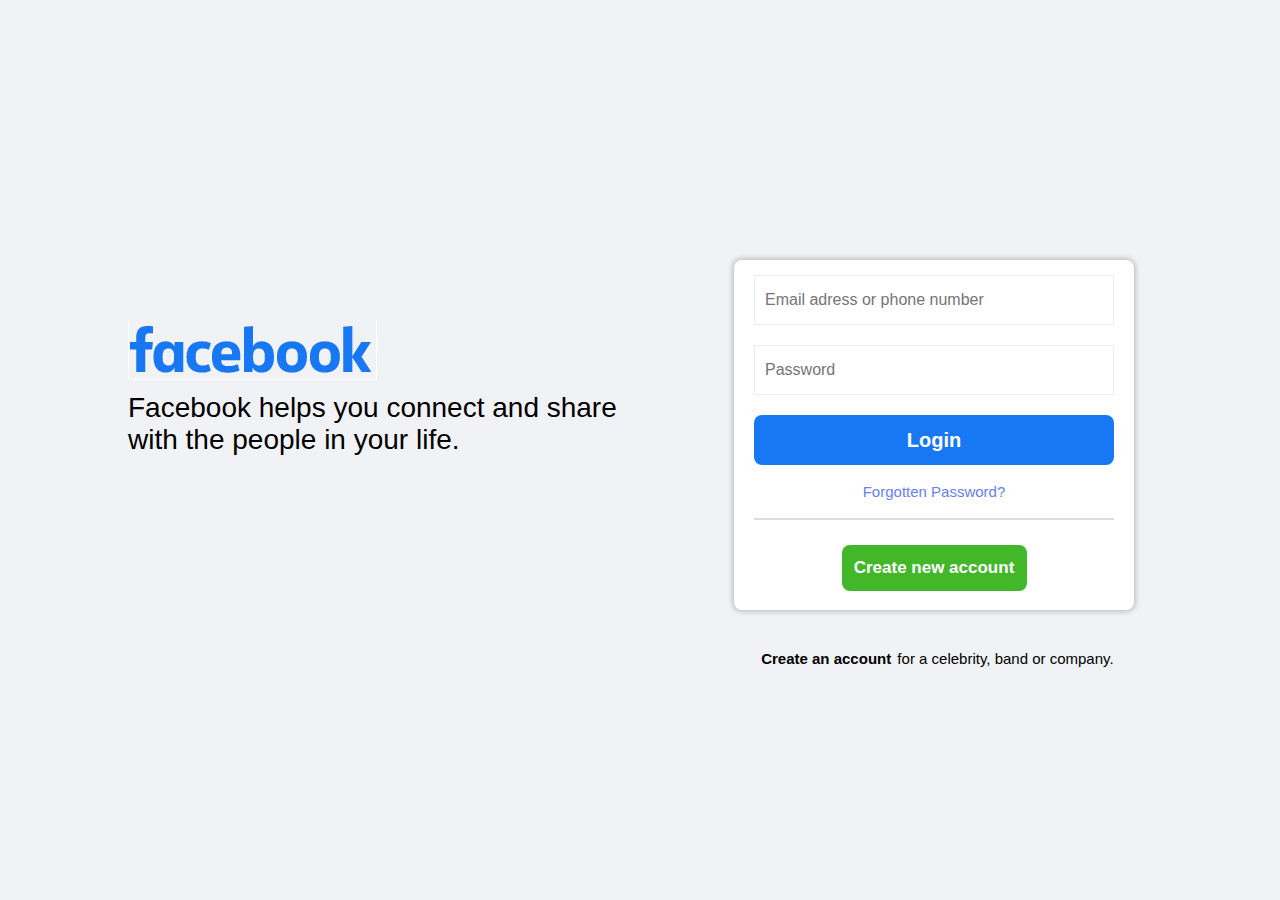
<file: Facebook(page_reply)/index.html>
<!DOCTYPE html>
<html lang="pt-br">
    <head>
        <title>Facebook - Log in or Sign up</title>
        <meta charset="utf-8" />
        <link rel="stylesheet" type="text/css" href="css/style.css" />
        <meta name="viewport" content="width=device=width, initial-scale=1.0, maximum-scale=1.0" />
        <meta name="description" content="A maior rede social online do mundo" />
        <meta name="keywords" content="rede,social,interação,chat,posts,conversas"/>
        <meta name="author" content="Vinicius"/>
        <link rel="shortcut icon" href="images/facebook-icon.png" />
    </head>

    <body>
        <section class="facebook-main">
            <div class="container">
                <div class="left-elements">
                    <div class="logo"></div><!--/logo-->
                    <div class="description">
                        <p>Facebook helps you connect and share<br />with the people in your life.</p>
                    </div><!--/description-->
                </div><!--/left-elements-->

                <div class="right-elements"> 
                    <div class="form-container">
                        <form>
                            <div class="email-form">
                                <input type="text" name="email" placeholder="Email adress or phone number" />
                            </div><!--/email-form-->

                            <div class="password-form">
                                <input type="password" name="passwd" placeholder="Password" />
                            </div><!--/password-form-->

                            <div class="btn1-form">
                                <input type="submit" name="acao" value="Login" />
                            </div><!--/btn1-form-->

                            <div class="forgotten-account">
                                <h2><a href="#" target="_blank">Forgotten Password?</a></h2>
                            </div><!--/forgotten-account-->

                            <div class="border-form"></div><!--/border-form-->

                            <div class="btn2-form">
                                <input type="submit" name="acao" value="Create new account" />
                            </div><!--/btn2-form-->
                        </form><!--/form-->
                    </div><!--/form-container-->
                </div><!--/right-elements-->
            </div><!--/container-->

            <div class="info-down-box">
                <span><a href="#" target="_blank">Create an account</a> for a celebrity, band or company.</span>
            </div><!--/info-down-box-->
            <div class="clearfix"></div><!--/clearfix-->

        </section><!--/facebook-main-->

    </body>
</html>
</file>
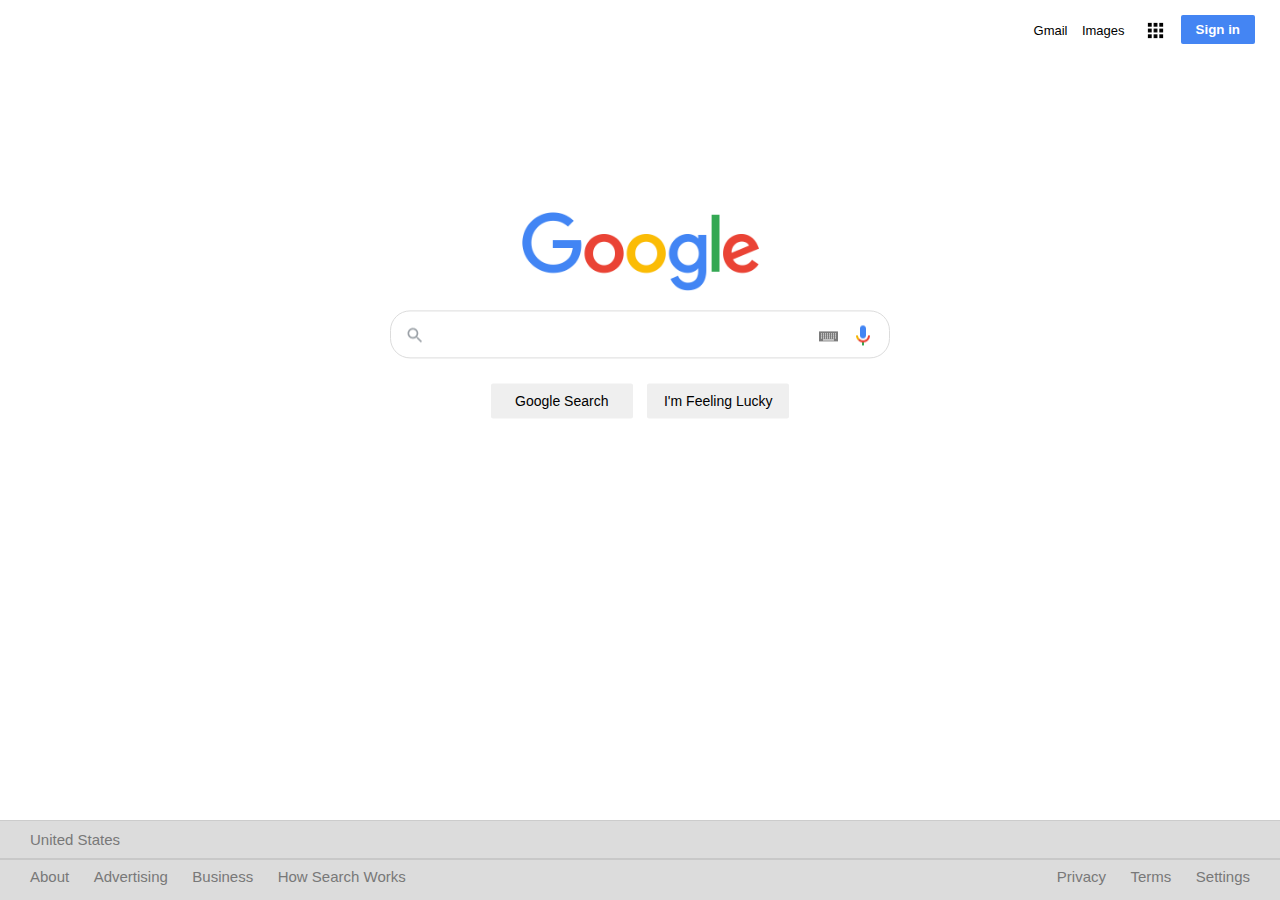
<file: Google(page_reply)/index.html>
<!DOCTYPE html>
<html>

    <head>
        <title>Google</title>
        <meta charset="utf-8" />
        <link rel="stylesheet" type="text/css" href="css/style.css" />
        <meta name="viewport" content="width=device-width, initial-scale=1.0, maximum-scale=1.0" />
        <meta name="description" content="Maior mecanismo de buscas na web" />
        <meta name="keywords" content="pesquisador,buscador,site,web" />
        <meta name="author" content="Vinicius" />
    </head>

    <body>

        <header>
                <div class="header-content">

                    <div class="links">
                        <span><a href="#" target="_blank">Gmail</a></span>
                        <span><a href="#" target="_blank">Images</a></span>
                    </div><!--/links-->

                    <div class="app-icon"></div><!--/app-icon-->

                    <div class="btn-header">
                        <input type="submit" name="acao" value="Sign in" />
                    </div><!--btn-header-->

                </div><!--/header-content-->

        </header><!--/header-->

        <section class="middle">

                <div class="logo"></div><!--/logo-->

                <div class="search-bar">
                    <div class="lupa">
                        <img class="lupa" src="images/lupa-icon.png" />
                    </div><!--/lupa-->
                    <div class="keyboard">
                        <img src="images/keyboard-icon.png" />
                    </div><!--/keyboard-->
                    <div class="phone">
                        <img src="images/phone-icon.png" />
                    </div><!--/phone-->
                    <input type="text" name="search" />
                </div><!--/search-bar-->

                <div class="btn-search">
                    <input type="submit" name="acao" value="Google Search" />
                    <input type="submit" name="acao" value="I'm Feeling Lucky" />
                </div><!--/btn-search-->

        </section><!--middle-->

        <footer>

                <div class="location"><h4>United States</h4></div><!--location-->

                    <div class="flex-container">

                        <div class="left-links">
                            <span><a href="#" target="_blank">About</a></span>
                            <span><a href="#" target="_blank">Advertising</a></span>
                            <span><a href="#" target="_blank">Business</a></span>
                            <span><a href="#" target="_blank">How Search Works</a></span>
                        </div><!--left-links-->
                        <div class="right-links">
                            <span><a href="#" target="_blank">Privacy</a></span>
                            <span><a href="#" target="_blank">Terms</a></span>
                            <span><a href="#" target="_blank">Settings</a></span>
                        </div><!--right-links-->

                    </div><!--flex-container-->

            <div class="border-footer"></div><!--/border-footer-->

        </footer><!--/footer-->
            
    </body>

</html>
</file>
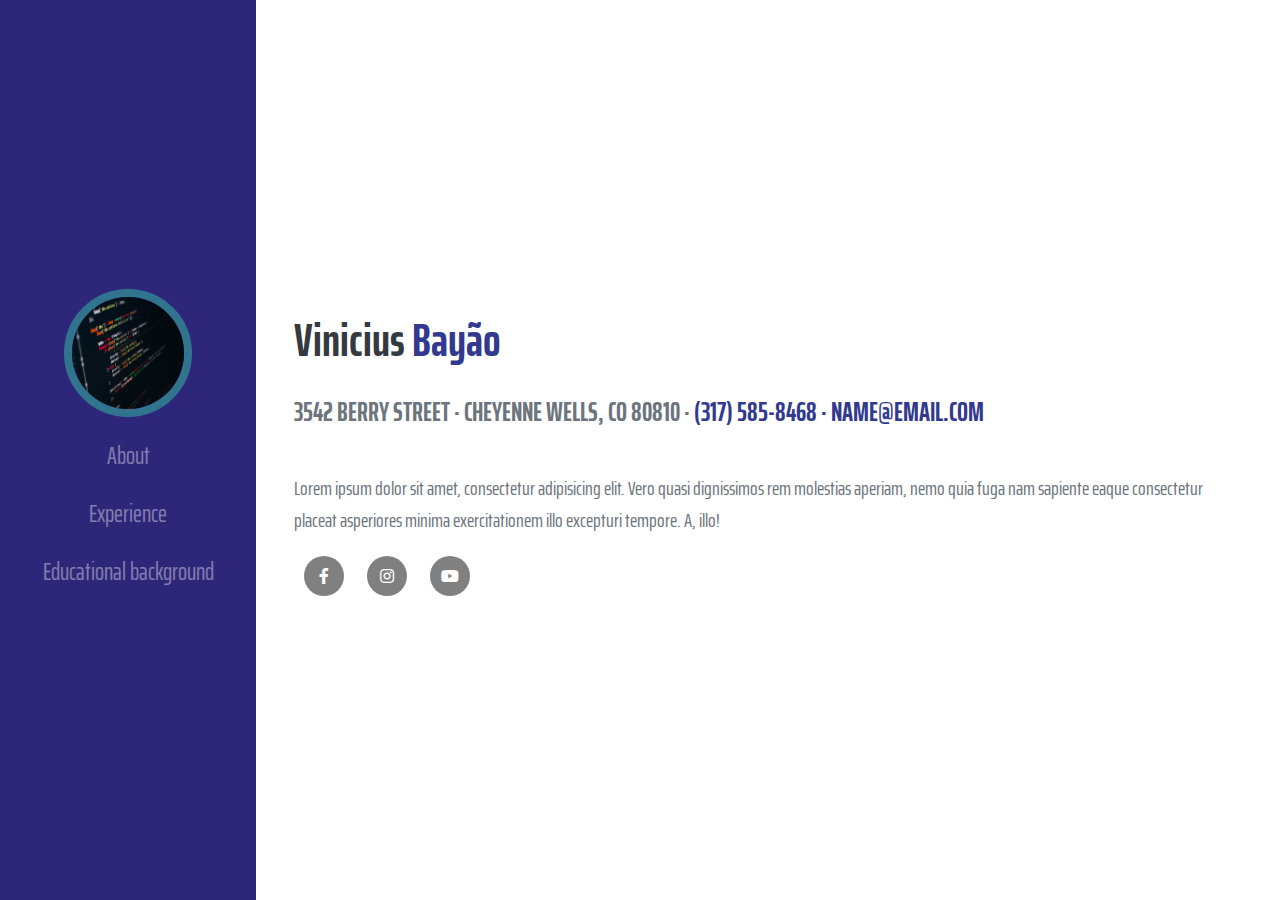
<file: portfolio_model/index.html>
<html>
    <head> 
        <meta charset="utf-8">
        <link href="https://fonts.googleapis.com/css2?family=Saira+Extra+Condensed:wght@400;500;700&display=swap" rel="stylesheet">
        <link href="css/style.css" rel="stylesheet">
        <link href="https://cdnjs.cloudflare.com/ajax/libs/font-awesome/5.13.1/css/all.min.css" rel="stylesheet">
    </head>
    <body>
      
      <div class="parent">

      <div class="sidebar">

        <div class="sidebar-pos">
            <div class="img-sidebar">
              <img src="code_picture.jpg" />
            </div><!--img-->

            <div class="menu">
              <a class="selected" href="#">About</a>
              <a href="#">Experience</a>
              <a href="#">Educational background</a>
            </div><!--menu-->
        </div><!--sidebar-pos-->

      </div><!--sidebar-->

      <div class="content">

        <section class="descricao">
          <h2>Vinicius <span>Bayão</span></h2>
          <h3>3542 BERRY STREET · CHEYENNE WELLS, CO 80810 · <span>(317) 585-8468 · NAME@EMAIL.COM</span></h3>
          <p>Lorem ipsum dolor sit amet, consectetur adipisicing elit. Vero quasi dignissimos rem molestias aperiam, nemo quia fuga nam sapiente eaque consectetur placeat asperiores minima exercitationem illo excepturi tempore. A, illo!</p>
          
          <div class="icons-social">
            <a href=""><i class="fab fa-facebook-f"></i></a>
            <a href=""><i class="fab fa-instagram"></i></a>
            <a href=""><i class="fab fa-youtube"></i></a>
          </div><!--icons-social-->
       
        </section>
       


      </div><!--content-->

    </div><!--parent-->
    
    </body>
  
</html>
</file>
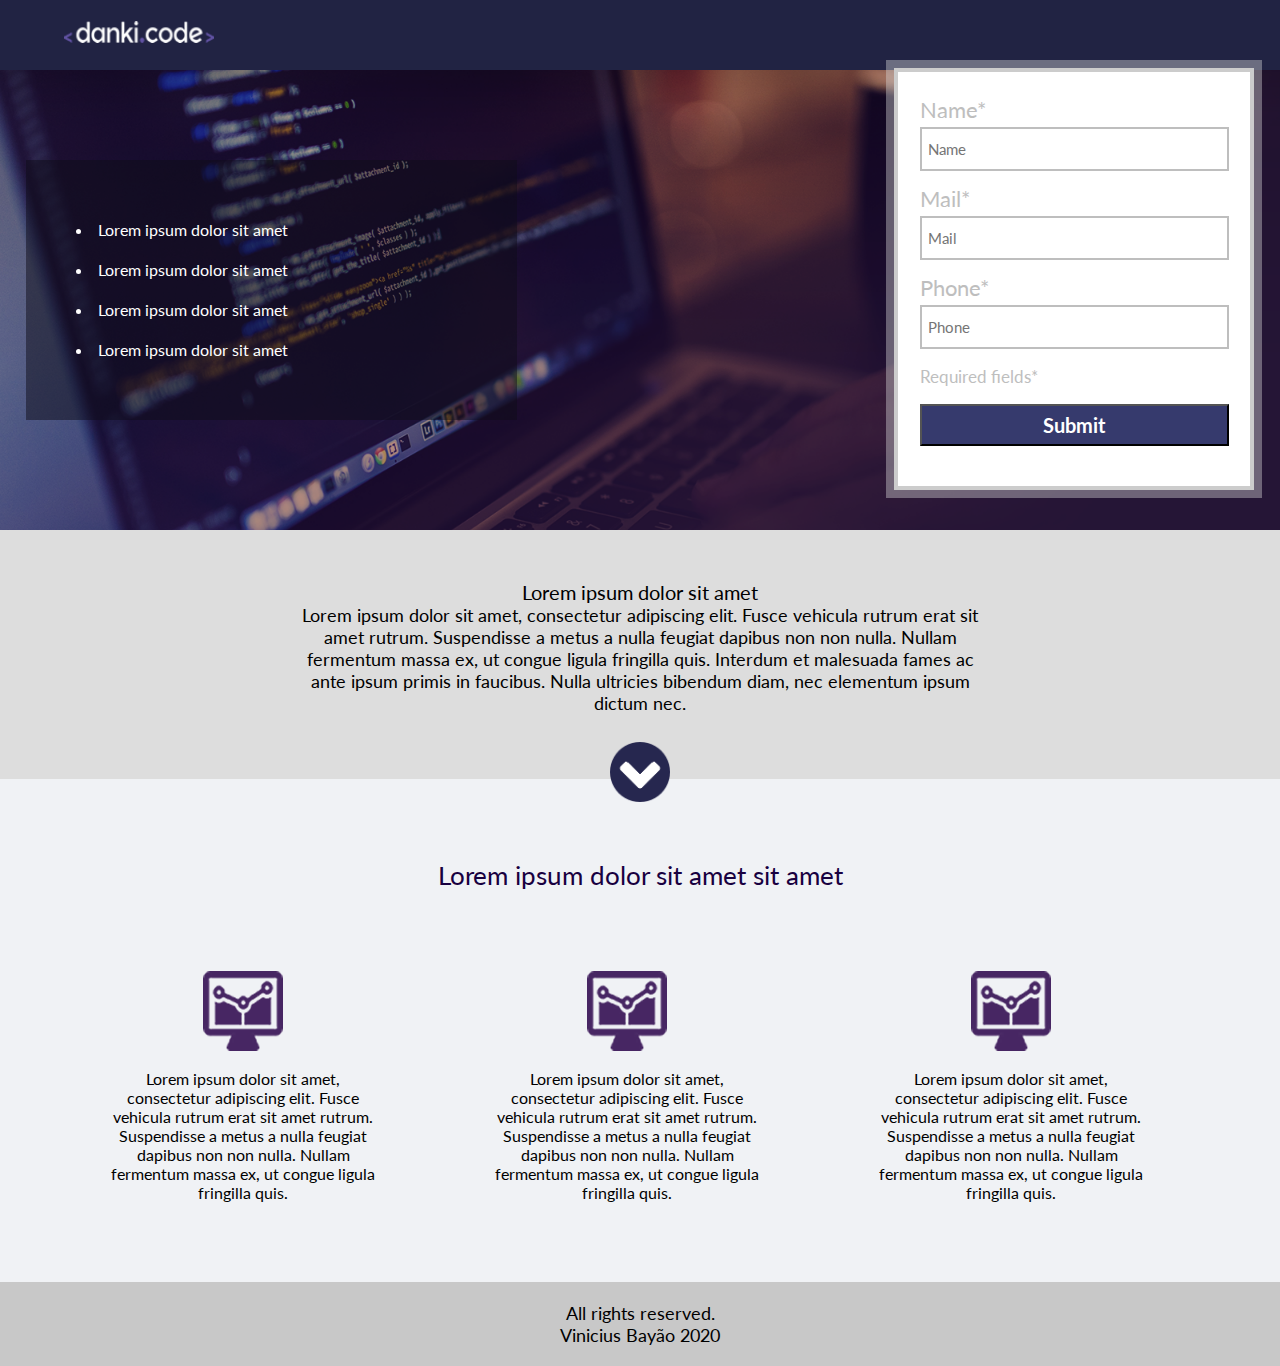
<file: Project_01/index.html>
<!DOCTYPE html>
<html>

    <head>
        <title>Projeto 01</title>
        <meta charset="utf-8" />
        <link href="https://fonts.googleapis.com/css2?family=Lato:wght@300&display=swap" rel="stylesheet">
        <link rel="stylesheet" type="text/css" href="css/style.css" />
        <meta name="viewport" content="width=device-width, initial-scale=1.0, maximum-scale=1.0" />
        <meta name="description" content="description of web site" />
        <meta name="keywords" content="words,key,separate,by,commas" />
        <meta name="author" content="Vinicius" />
    </head>

    <body>
        <header>
            <div class="container">
                <div class="logo"></div><!--logo-->
            </div><!--container-->
        </header><!--header-->

        <section class="form-banner">
            <div class="banner">
                <div class="container">
                    <div class="text-list">
                        <ul>
                            <li>Lorem ipsum dolor sit amet</li>
                            <li>Lorem ipsum dolor sit amet</li>
                            <li>Lorem ipsum dolor sit amet</li>
                            <li>Lorem ipsum dolor sit amet</li>
                        </ul>
                    </div><!--text-list-->
                    <div class="form">
                        <form>
                            <div class="form-name">
                                <h2>Name*</h2>
                                <input type="text" name="name" placeholder="Name" />
                            </div><!--form-name-->

                            <div class="form-email">
                                <h2>Mail*</h2>
                                <input type="text" name="mail" placeholder="Mail" />
                            </div><!--form-email-->

                            <div class="form-fone">
                                <h2>Phone*</h2>
                                <input type="pho" name="phone" placeholder="Phone" />
                            </div><!--form-fone-->

                            <div class="form-warning">
                                <h2>Required fields*</h2>
                            </div><!--form-warning-->

                            <div class="form-btn">
                                <input type="submit" name="action" value="Submit" />
                            </div><!--form-btn-->
                        </form><!--/form-->
                    </div><!--/.form-->
                    <div class="clearfix"></div><!--/clearfix-->
                </div><!--container-->
            </div><!--banner-->
        </section>

        <section class="call">
            <div class="container">
                <h2>Lorem ipsum dolor sit amet</h2>
                <p>Lorem ipsum dolor sit amet, consectetur adipiscing elit. Fusce vehicula rutrum erat sit amet rutrum. Suspendisse a metus a nulla feugiat dapibus non non nulla. Nullam fermentum massa ex, ut congue ligula fringilla quis. Interdum et malesuada fames ac ante ipsum primis in faucibus. Nulla ultricies bibendum diam, nec elementum ipsum dictum nec.</p>
                <div class="arrow"></div><!--arrow-->
            </div><!--/container-->
        </section><!--/call-->

        <section class="description">
            <div class="container">
                <h2>Lorem ipsum dolor sit amet sit amet</h2>

                <div class="column">
                    <img src="images/icon.png"/>
                    <p>Lorem ipsum dolor sit amet, consectetur adipiscing elit. Fusce vehicula rutrum erat sit amet rutrum. Suspendisse a metus a nulla feugiat dapibus non non nulla. Nullam fermentum massa ex, ut congue ligula fringilla quis. </p>
                </div><!--column1-->

                <div class="column">
                    <img src="images/icon.png"/>
                    <p>Lorem ipsum dolor sit amet, consectetur adipiscing elit. Fusce vehicula rutrum erat sit amet rutrum. Suspendisse a metus a nulla feugiat dapibus non non nulla. Nullam fermentum massa ex, ut congue ligula fringilla quis. </p>
                </div><!--column1-->

                <div class="column">
                    <img src="images/icon.png"/>
                    <p>Lorem ipsum dolor sit amet, consectetur adipiscing elit. Fusce vehicula rutrum erat sit amet rutrum. Suspendisse a metus a nulla feugiat dapibus non non nulla. Nullam fermentum massa ex, ut congue ligula fringilla quis. </p>
                </div><!--column1--> 
                <div class="clearfix"></div>
            </div><!--container-->
        </section><!--/description-->

        <footer>
            <div class="container">
                <p>All rights reserved.</p>
                <p>Vinicius Bayão 2020</p>
            </div>
        </footer>
    </body>


</html>
</file>
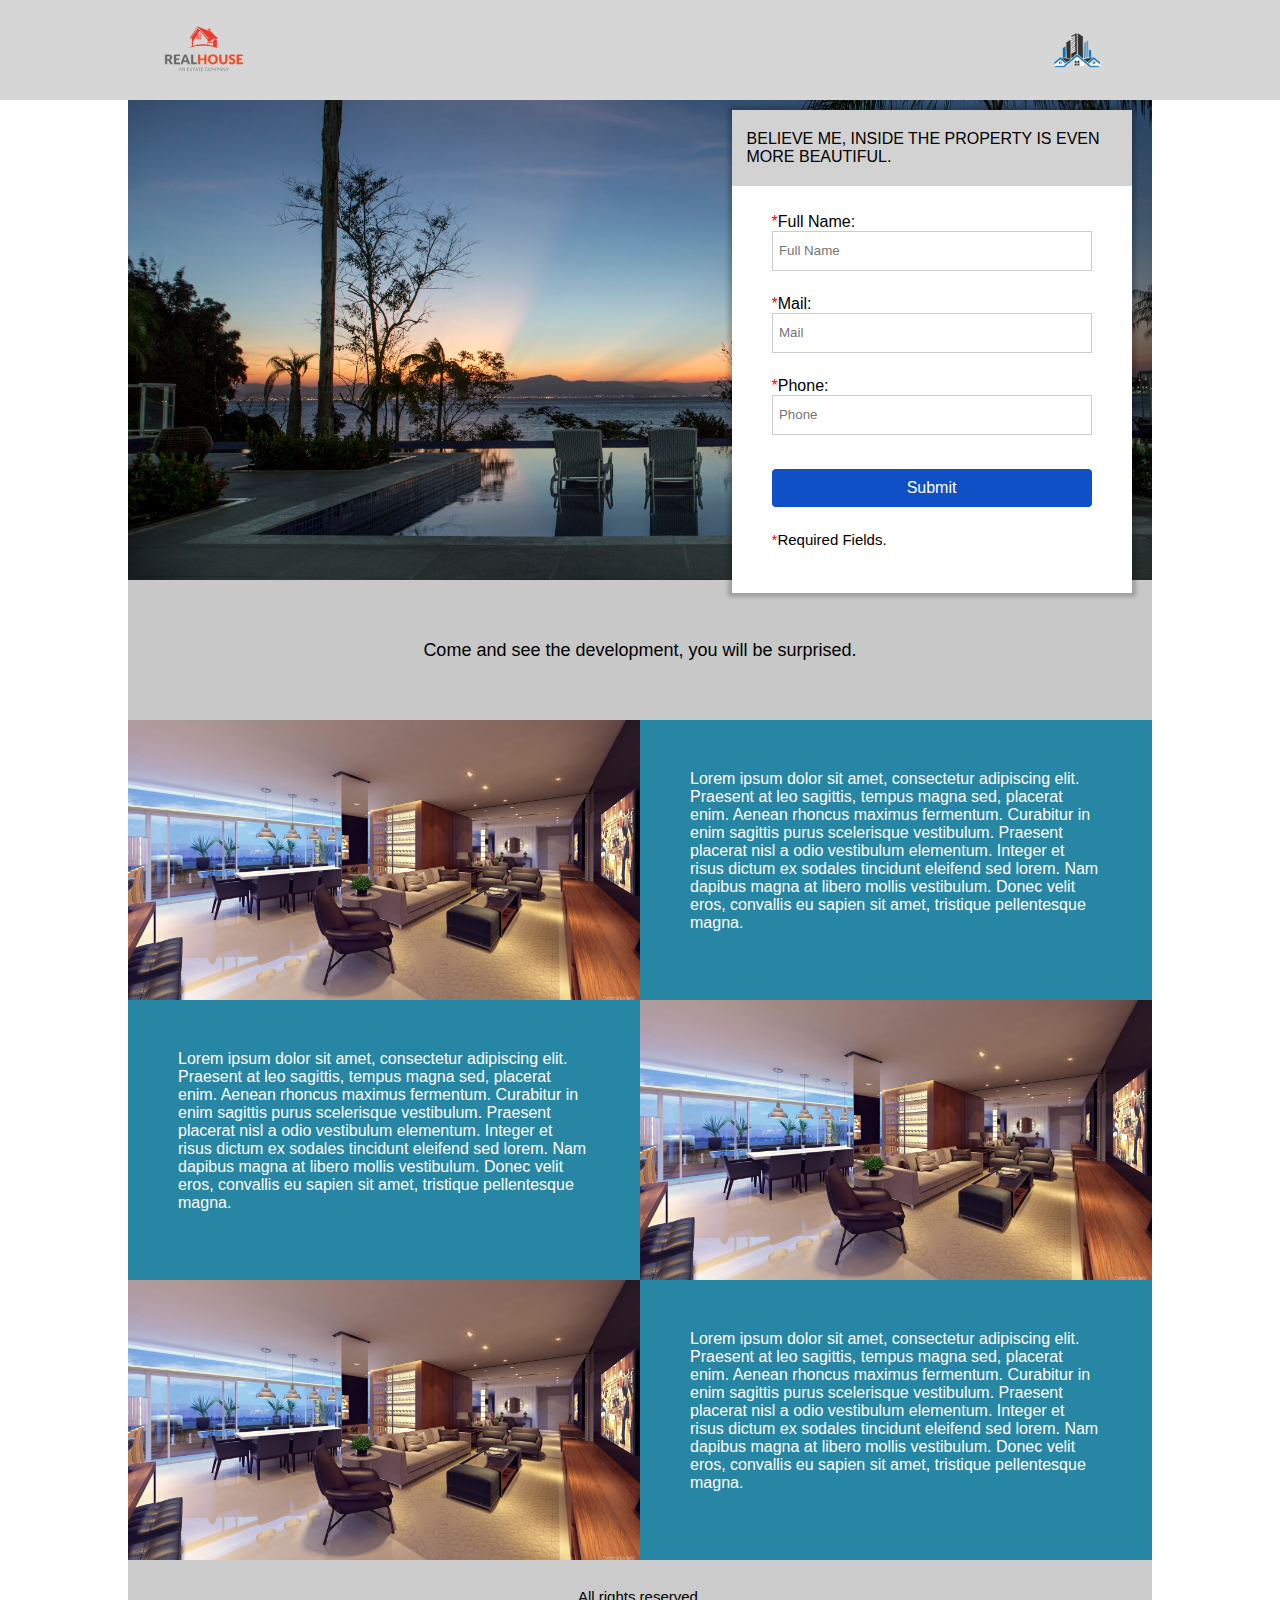
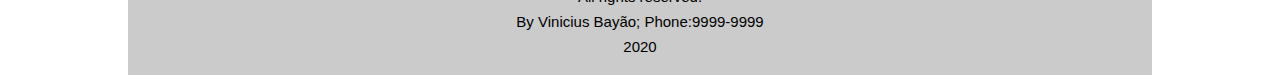
<file: Project_02/index.html>
<!DOCTYPE html>
<html>
    <head>
        <title></title>
        <meta charset="utf-8" />
        <link rel="stylesheet" type="text/css" href="css/style.css" />
        <meta name="viewport" content="width=device-width, initial-scale=1.0, maximum-scale=1.0" />
        <meta name="description" content="Web site content description" />
        <meta name="keywords" content="key,words,separate,by,commas" />
        <meta name="author" content="Vinicius" />
    </head>

    <body>
        <header>
            <div class="container">
                <div class="logo-left">
                </div><!--logo-left-->
                <div class="logo-right">
                </div><!--logo-right-->
            </div><!--container-->
            <div class="clearfix"></div><!--clearfix-->
        </header>

        <section>
            <div class=container>
                <div class="banner">
                    <div class="banner-form">
                        <form>
                            <div class="description">
                                <h2>Believe me, inside the property is even more beautiful.</h2>
                            </div>
                            <div class="name">
                                <h3 class="required-field">Full Name:</h3>
                                <input type="text" name="name" required placeholder="Full Name" />
                            </div><!--name-->
                            <div class="email">
                                <h3 class="required-field">Mail:</h3>
                                <input type="text" name="email" required placeholder="Mail" />
                            </div><!--email-->
                            <div class="number">
                                <h3 class=" required-field">Phone:</h3>
                                <input type="number" name="tel" required placeholder="Phone" />
                            </div><!--number-->
                            <div class="btn1">
                                <input type="submit" name="acao" value="Submit" />
                            </div><!--btn1-->
                            <div class="fields">
                                <h3 class=" required-field">Required Fields.</h3>
                            </div><!--fields-->
                        </form>
                        <div class="clearfix"></div>
                    </div><!--banner-form-->
                    <div class="clearfix"></div>
                </div><!--banner-->
            </div><!--container-->
        </section>

        <section class="call">
            <div class="container">
                <div class="call">
                    <p>Come and see the development, you will be surprised.</p>
                </div><!--call-->
            </div><!--container-->
        </section>

        <section class="mosaic">
            <div class="container">
                <div class="flex-mosaic">
                        <div class="img-mosaic1"></div><!--img-mosaic1-->
                        <div class="text-mosaic1">
                            <p>Lorem ipsum dolor sit amet, consectetur adipiscing elit. Praesent at leo sagittis, tempus magna sed, placerat enim. Aenean rhoncus maximus fermentum. Curabitur in enim sagittis purus scelerisque vestibulum. Praesent placerat nisl a odio vestibulum elementum. Integer et risus dictum ex sodales tincidunt eleifend sed lorem. Nam dapibus magna at libero mollis vestibulum. Donec velit eros, convallis eu sapien sit amet, tristique pellentesque magna. </p>
                        </div><!--text-mosaic1-->
                    </div><!--flex-mosaic-->

                    <div class="flex-mosaic" style="flex-direction:row-reverse;">
                        <div class="img-mosaic1"></div><!--img-mosaic1-->
                        <div class="text-mosaic1">
                            <p>Lorem ipsum dolor sit amet, consectetur adipiscing elit. Praesent at leo sagittis, tempus magna sed, placerat enim. Aenean rhoncus maximus fermentum. Curabitur in enim sagittis purus scelerisque vestibulum. Praesent placerat nisl a odio vestibulum elementum. Integer et risus dictum ex sodales tincidunt eleifend sed lorem. Nam dapibus magna at libero mollis vestibulum. Donec velit eros, convallis eu sapien sit amet, tristique pellentesque magna. </p>
                        </div><!--text-mosaic1-->
                    </div><!--flex-mosaic-->

                    <div class="flex-mosaic">
                        <div class="img-mosaic1"></div><!--img-mosaic1-->
                        <div class="text-mosaic1">
                            <p>Lorem ipsum dolor sit amet, consectetur adipiscing elit. Praesent at leo sagittis, tempus magna sed, placerat enim. Aenean rhoncus maximus fermentum. Curabitur in enim sagittis purus scelerisque vestibulum. Praesent placerat nisl a odio vestibulum elementum. Integer et risus dictum ex sodales tincidunt eleifend sed lorem. Nam dapibus magna at libero mollis vestibulum. Donec velit eros, convallis eu sapien sit amet, tristique pellentesque magna. </p>
                        </div><!--text-mosaic1-->
                    </div><!--flex-mosaic-->
            </div><!--container-->
        </section>

        <footer>
            <div class="container">
                <p>All rights reserved.</p>
                <p>By Vinicius Bayão; Phone:9999-9999</p>
                <p>2020</p>
            </div><!--container-->
        </footer><!--footer-->

    </body>
</html>
</file>
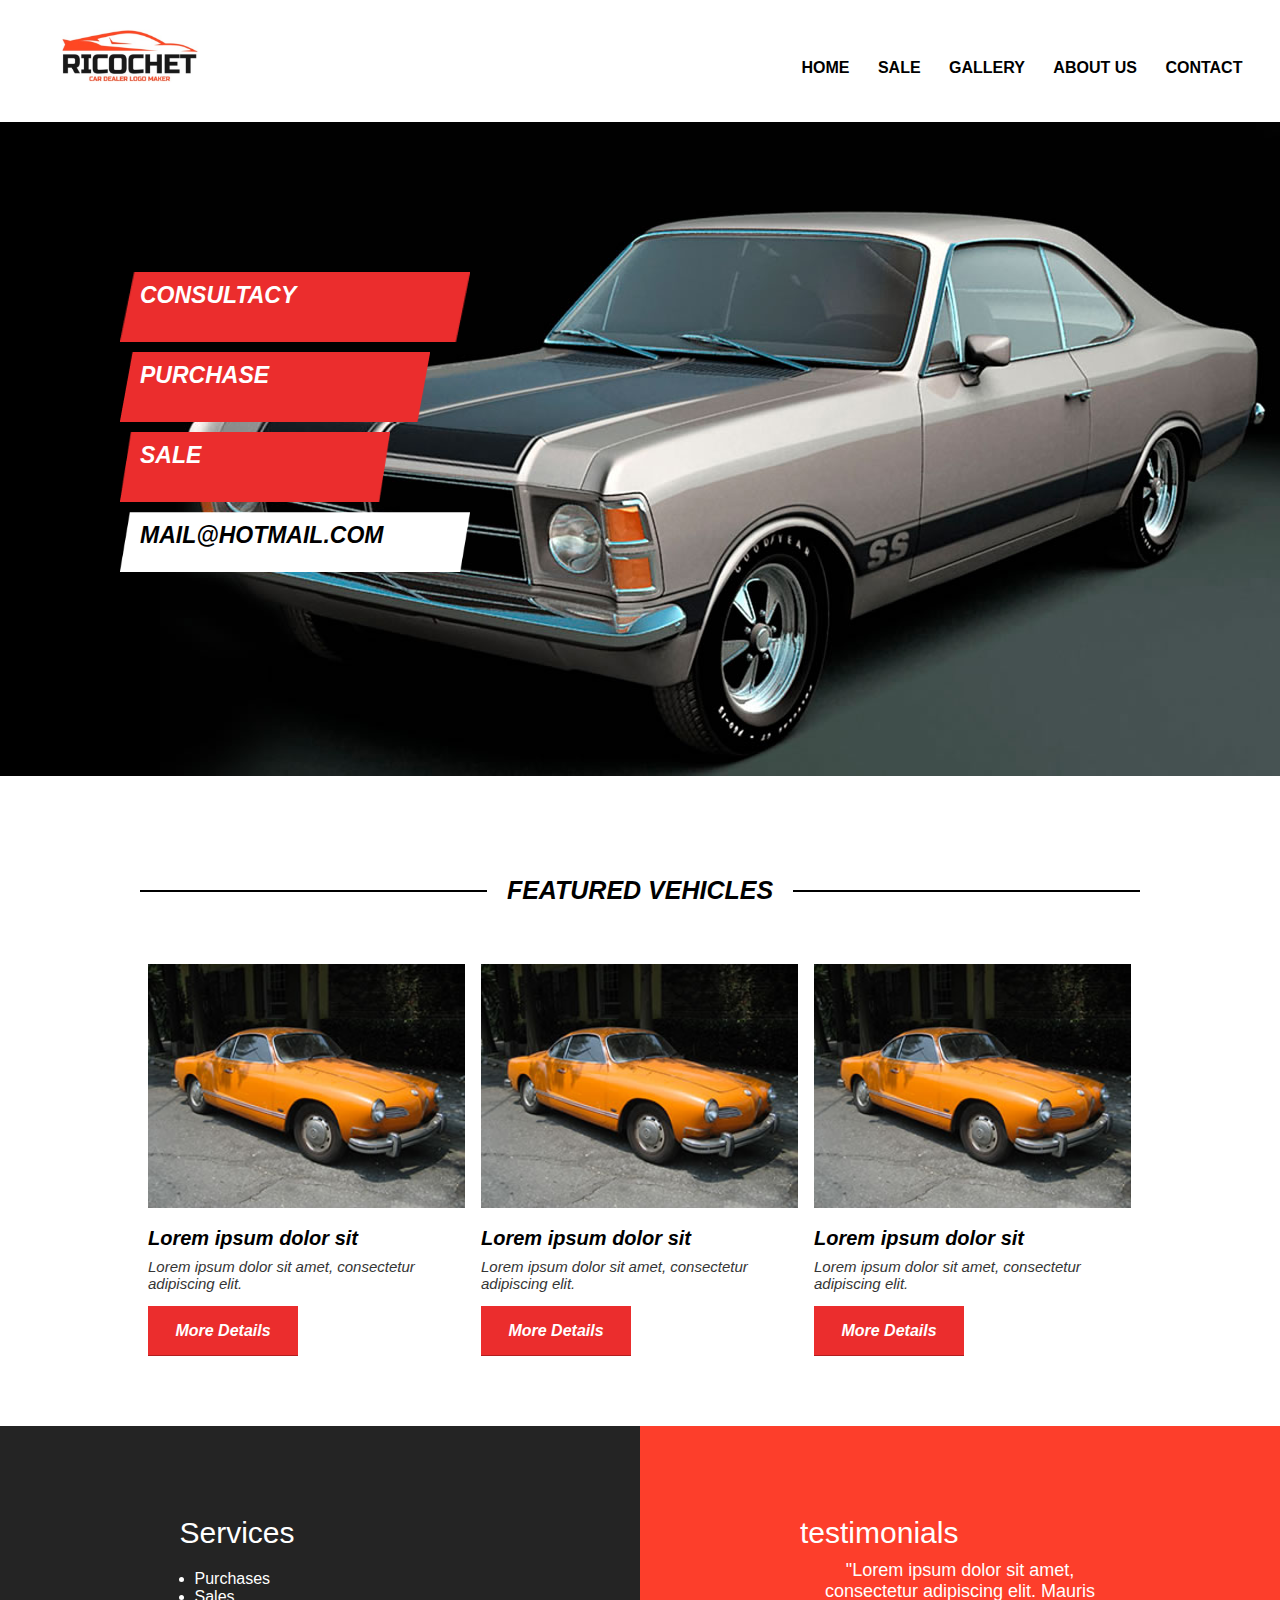
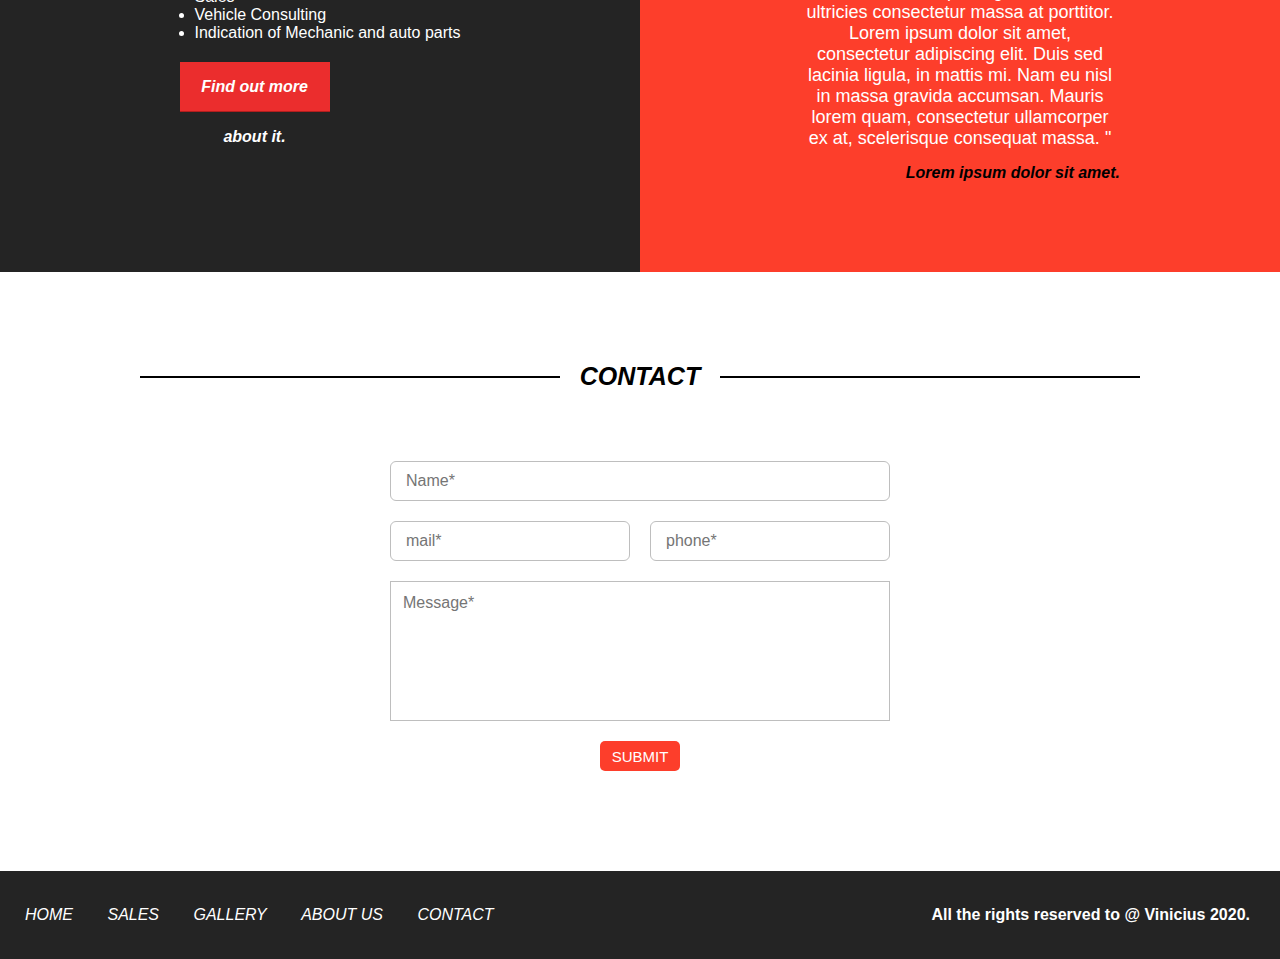
<file: Project_04/index.html>
<!DOCTYPE html>
<html lang="pt-br">

    <head>
        <title>Project 05</title>
        <meta charset="utf-8" />
        <link rel="stylesheet" type="text/css" href="css/style.css" />
        <meta  name="viewport" content="width=device-width, initial-scale=1.0, maximum-scale=1.0" />
        <meta name="description" content="Project 05 website" />
        <meta name="keywords" content="keywords,separeted,by,commas" />
        <meta name="author" content="Vinicius" />
    </head>

    <body>
        <header>
            <div class="container">
                <div class="logo"></div><!--/logo-->
                <nav class="desktop-menu">
                    <ul>
                        <li><a href="#" target="_blank">Home</a></li>
                        <li><a href="sale.html">Sale</a></li>
                        <li><a href="vehicle-test.html">Gallery</a></li>
                        <li><a href="about.html">About us</a></li>
                        <li><a href="#" target="_blank">Contact</a></li>
                    </ul>
                </nav><!--/desktop-menu-->
                <div class="clearfix"></div><!--/clearfix-->

                <nav class="mobile-menu">
                    <div class="mobile-menu-img"></div><!--/menu-img-->
                    <ul>
                        <li><a href="#" target="_blank">Home</a></li>
                        <li><a href="sale.html">Sale</a></li>
                        <li><a href="vehicle-test.html">Gallery</a></li>
                        <li><a href="about.html">About us</a></li>
                        <li><a href="#" target="_blank">Contact</a></li>
                    </ul>
                </nav><!--/mobile-menu-->

            </div><!--/container-->
        </header>

        <section class="banner">
            <div class="text-box">
                <div class="text-box-single">Consultacy</div><!--/text-box-single-->
                <div class="text-box-single">Purchase</div><!--/text-box-single-->
                <div class="text-box-single">Sale</div><!--/text-box-single-->
                <div class="text-box-single">mail@hotmail.com</div><!--/text-box-single-->
            </div><!--/text-box-->
        </section><!--/banner-->

        <section class="featured-vehicles">
            
            <div class="container">

                <div class="line-title">
                    <div class="ln1"></div><!--/ln1-->
                    <h2>featured vehicles</h2>
                </div><!--/line-titulo-->

                <div class="showcase">
                    <div class="car-img"></div><!--/carro-img-->
                    <div class="info-car">
                        <h2>Lorem ipsum dolor sit</h2>
                        <p>Lorem ipsum dolor sit amet, consectetur adipiscing elit.</p>
                        <a href="#" target="_blank">More Details</a>
                    </div><!--/info-car-->
                </div><!--/showcase-->

                <div class="showcase">
                    <div class="car-img"></div><!--/car-img-->
                    <div class="info-car">
                        <h2>Lorem ipsum dolor sit</h2>
                        <p>Lorem ipsum dolor sit amet, consectetur adipiscing elit.</p>
                        <a href="#" target="_blank">More Details</a>
                    </div><!--/info-car-->
                </div><!--/showcase-->

                <div class="showcase">
                    <div class="car-img"></div><!--/car-img-->
                    <div class="info-car">
                        <h2>Lorem ipsum dolor sit</h2>
                        <p>Lorem ipsum dolor sit amet, consectetur adipiscing elit.</p>
                        <a href="#" target="_blank">More Details</a>
                    </div><!--/info-car-->
                </div><!--/showcase-->
                <div class="clearfix"></div><!--/clearfix--> 
            </div><!--/container-->
        </section><!--/veiculos-destaque-->

        <section class="services-description">
            <div class="half1">
                <div class="half1-wraper">
                    <h2>Services</h2>
                    <ul>
                        <li>Purchases</li>
                        <li>Sales</li>
                        <li>Vehicle Consulting</li>
                        <li>Indication of Mechanic and auto parts</li>
                    </ul>
                    <a href="#" target="_blank">Find out more about it.</a>
                </div><!--/half1-wraper-->
            </div><!--/half1-->

            <div class="half2">
                <div class="half2-wraper">
                    <h2>testimonials</h2>
                    <p>"Lorem ipsum dolor sit amet, consectetur adipiscing elit. Mauris ultricies consectetur massa at porttitor. Lorem ipsum dolor sit amet, consectetur adipiscing elit. Duis sed lacinia ligula, in mattis mi. Nam eu nisl in massa gravida accumsan. Mauris lorem quam, consectetur ullamcorper ex at, scelerisque consequat massa. "</p>
                    <h4>Lorem ipsum dolor sit amet.</h4>
                </div><!--/half-wraper2-->
            </div><!--/half2-->
        </section><!--/servicos-descricao-->

        <section class="contact">
            <div class="container">
                <div class="line-title">
                    <div class="ln1"></div><!--/ln1-->
                    <h2>Contact</h2>
                </div><!--/line-titulo-->

                <form>
                    <input type="text" name="name" required placeholder="Name*" />
                    <input type="text" name="mail" required placeholder="mail*" />
                    <input type="pho" name="phone" required placeholder="phone*" />
                    <textarea placeholder="Message*"></textarea>
                    <input type="submit" name="action" value="Submit" />
                </form><!--/form-->
                <div class="clearfix"></div><!--/clearfix-->
            </div><!--/container-->
        </section><!--/contact-->

        <footer>
            <div class="menu-footer">
                <ul>
                    <li><a href="#" target="_blank">Home</a></li>
                    <li><a href="sale.html">Sales</a></li>
                    <li><a href="vehicle-test.html">Gallery</a></li>
                    <li><a href="about.html">About us</a></li>
                    <li><a href="#" target="_blank">Contact</a></li>
                </ul><!--/ul-->
            </div><!--/menu-footer-->
            <h4>All the rights reserved to @ Vinicius 2020.</h4>
        </footer><!--/footer-->
    </body>

</html>
</file>
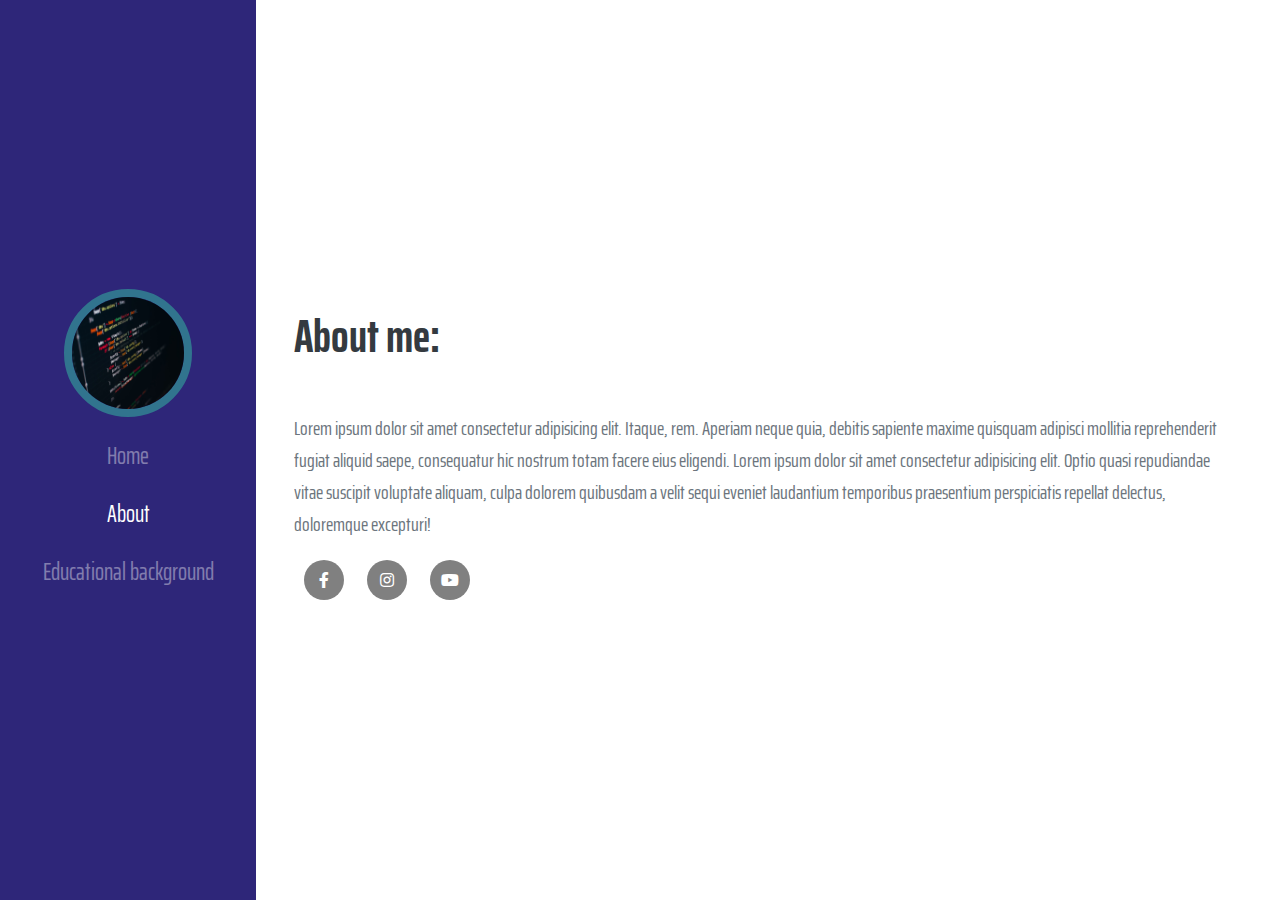
<file: portfolio_model/about.html>
<html>
    <head> 
        <meta charset="utf-8">
        <link href="https://fonts.googleapis.com/css2?family=Saira+Extra+Condensed:wght@400;500;700&display=swap" rel="stylesheet">
        <link href="css/style.css" rel="stylesheet">
        <link href="https://cdnjs.cloudflare.com/ajax/libs/font-awesome/5.13.1/css/all.min.css" rel="stylesheet">
    </head>
    <body>
      
      <div class="parent">

      <div class="sidebar">

        <div class="sidebar-pos">
            <div class="img-sidebar">
              <img src="code_picture.jpg" />
            </div><!--img-->

            <div class="menu">
              <a href="index.html">Home</a>
              <a class="selected3" href="about.html">About</a>
              <a  href="educational_background.html">Educational background</a>
            </div><!--menu-->
        </div><!--sidebar-pos-->

      </div><!--sidebar-->

      <div class="content">

        <section class="descricao">
          <h2>About me:</h2>
          <p>Lorem ipsum dolor sit amet consectetur adipisicing elit. Itaque, rem. Aperiam neque quia, debitis sapiente maxime quisquam adipisci mollitia reprehenderit fugiat aliquid saepe, consequatur hic nostrum totam facere eius eligendi. Lorem ipsum dolor sit amet consectetur adipisicing elit. Optio quasi repudiandae vitae suscipit voluptate aliquam, culpa dolorem quibusdam a velit sequi eveniet laudantium temporibus praesentium perspiciatis repellat delectus, doloremque excepturi!</p>

          <div class="icons-social">
            <a href="https://www.facebook.com/vinicius.bayao"><i class="fab fa-facebook-f"></i></a>
            <a href="https://instagram.com"><i class="fab fa-instagram"></i></a>
            <a href="https://youtube.com"><i class="fab fa-youtube"></i></a>
          </div><!--icons-social-->
       
        </section>
       


      </div><!--content-->

    </div><!--parent-->
    
    </body>
  
</html>
</file>
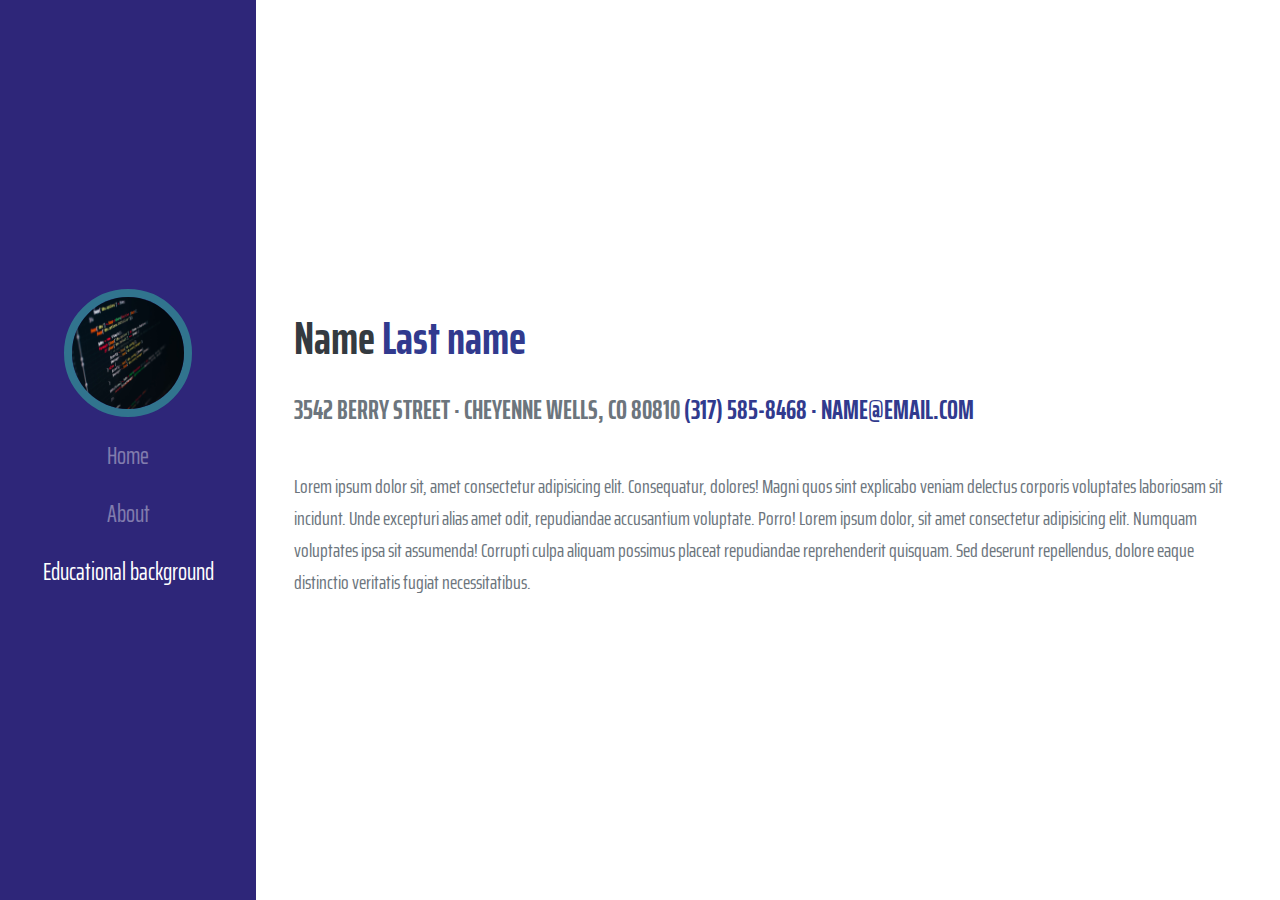
<file: portfolio_model/educational_background.html>
<html>
    <head> 
        <meta charset="utf-8">
        <link href="https://fonts.googleapis.com/css2?family=Saira+Extra+Condensed:wght@400;500;700&display=swap" rel="stylesheet">
        <link href="css/style.css" rel="stylesheet">
        <link href="https://cdnjs.cloudflare.com/ajax/libs/font-awesome/5.13.1/css/all.min.css" rel="stylesheet">
    </head>
    <body>
      
      <div class="parent">

      <div class="sidebar">

        <div class="sidebar-pos">
            <div class="img-sidebar">
              <img src="code_picture.jpg" />
            </div><!--img-->

            <div class="menu">
              <a href="index.html">Home</a>
              <a href="about.html">About</a>
              <a class="selected2"href="educational_background.html">Educational background</a>
            </div><!--menu-->
        </div><!--sidebar-pos-->

      </div><!--sidebar-->

      <div class="content">

        <section class="descricao">
          <h2>Name <span>Last name</span></h2>
          <h3>3542 BERRY STREET · CHEYENNE WELLS, CO 80810 <span>(317) 585-8468 · NAME@EMAIL.COM</span></h3>
          <p>Lorem ipsum dolor sit, amet consectetur adipisicing elit. Consequatur, dolores! Magni quos sint explicabo veniam delectus corporis voluptates laboriosam sit incidunt. Unde excepturi alias amet odit, repudiandae accusantium voluptate. Porro! Lorem ipsum dolor, sit amet consectetur adipisicing elit. Numquam voluptates ipsa sit assumenda! Corrupti culpa aliquam possimus placeat repudiandae reprehenderit quisquam. Sed deserunt repellendus, dolore eaque distinctio veritatis fugiat necessitatibus.
          </p>
       
        </section>
       


      </div><!--content-->

    </div><!--parent-->
    
    </body>
  
</html>
</file>
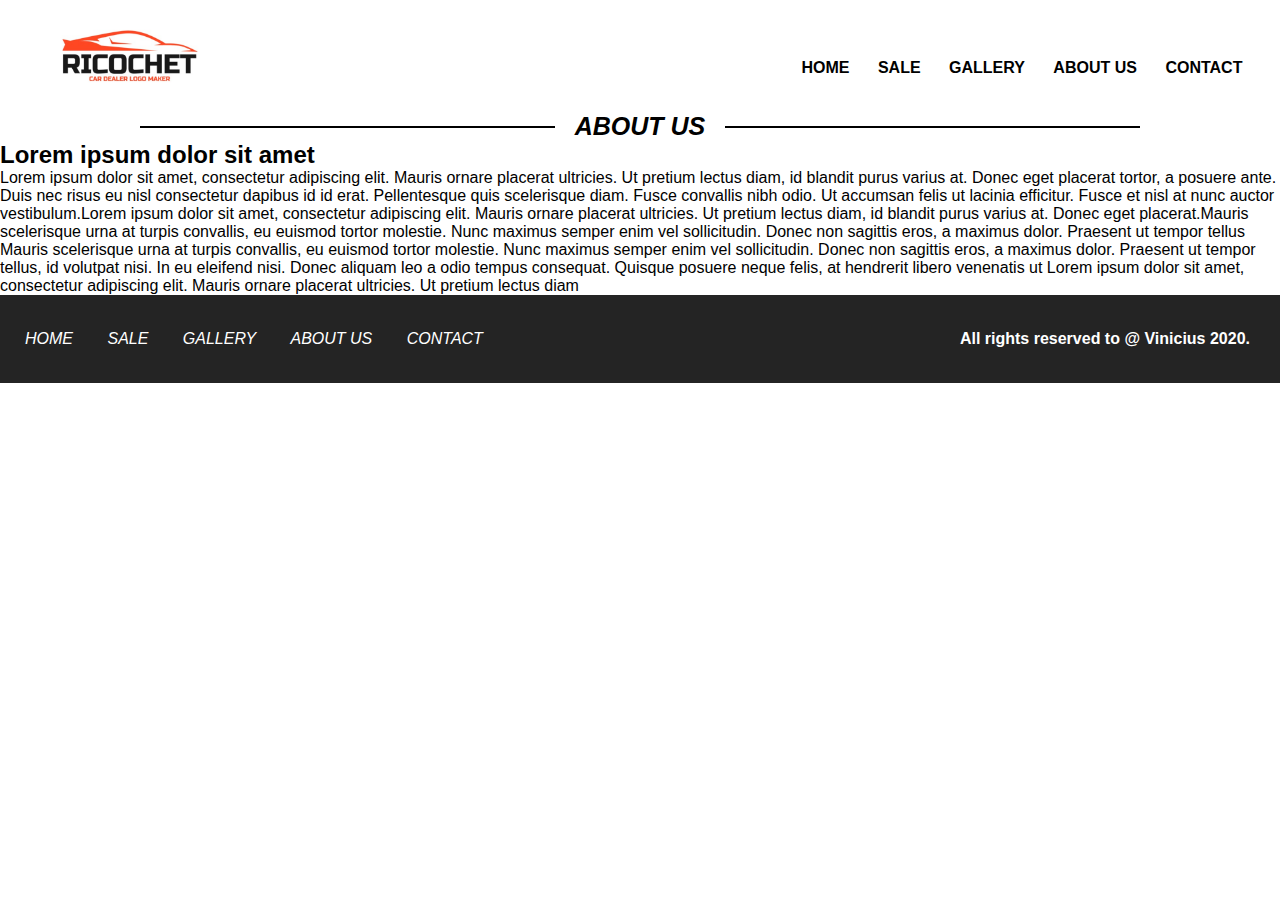
<file: Project_04/about.html>
<!DOCTYPE html>
<html lang="pt-br">

    <head>
        <title>Project 05</title>
        <meta charset="utf-8" />
        <link rel="stylesheet" type="text/css" href="css/style.css" />
        <meta  name="viewport" content="width=device-width, initial-scale=1.0, maximum-scale=1.0" />
        <meta name="description" content="Project 05 website" />
        <meta name="keywords" content="keywords,separeted,by,commas" />
        <meta name="author" content="Vinicius" />
    </head>

    <body>
        <header>
            <div class="container">
                <div class="logo"></div><!--/logo-->
                <nav class="desktop-menu">
                    <ul>
                        <li><a href="index.html">Home</a></li>
                        <li><a href="Sale.html">Sale</a></li>
                        <li><a href="veiculo-test.html">Gallery</a></li>
                        <li><a href="#">About us</a></li>
                        <li><a href="#" target="_blank">Contact</a></li>
                    </ul>
                </nav><!--/desktop-menu-->
                <div class="clearfix"></div><!--/clearfix-->

                <nav class="mobile-menu">
                    <div class="mobile-menu-img"></div><!--/menu-img-->
                    <ul>
                        <li><a href="index.html" target="_blank">Home</a></li>
                        <li><a href="Sale.html">Sale</a></li>
                        <li><a href="veiculo-test.html">Gallery</a></li>
                        <li><a href="#">About us</a></li>
                        <li><a href="#" target="_blank">Contact</a></li>
                    </ul>
                </nav><!--/mobile-menu-->

            </div><!--/container-->
        </header>

        <section class="about-company">
            <div class="container">
                
                <div class="line-title">
                    <div class="ln1"></div><!--/ln1-->
                    <h2>About us</h2>
                </div><!--/line-title-->

                <div class="photo"></div><!--/photo-->

                <div class="description">
                    <h2>Lorem ipsum dolor sit amet</h2>
                    <p>Lorem ipsum dolor sit amet, consectetur adipiscing elit. Mauris ornare placerat ultricies. Ut pretium lectus diam, id blandit purus varius at. Donec eget placerat tortor, a posuere ante. Duis nec risus eu nisl consectetur dapibus id id erat. Pellentesque quis scelerisque diam. Fusce convallis nibh odio. Ut accumsan felis ut lacinia efficitur. Fusce et nisl at nunc auctor vestibulum.Lorem ipsum dolor sit amet, consectetur adipiscing elit. Mauris ornare placerat ultricies. Ut pretium lectus diam, id blandit purus varius at. Donec eget placerat.Mauris scelerisque urna at turpis convallis, eu euismod tortor molestie. Nunc maximus semper enim vel sollicitudin. Donec non sagittis eros, a maximus dolor. Praesent ut tempor tellus
                    </p>
                </div><!--/description-->

                <div class="cooments">
                    <div class="photo-cooments"></div><!--/photo-cooments-->
                    <p>Mauris scelerisque urna at turpis convallis, eu euismod tortor molestie. Nunc maximus semper enim vel sollicitudin. Donec non sagittis eros, a maximus dolor. Praesent ut tempor tellus, id volutpat nisi. In eu eleifend nisi. Donec aliquam leo a odio tempus consequat. Quisque posuere neque felis, at hendrerit libero venenatis ut Lorem ipsum dolor sit amet, consectetur adipiscing elit. Mauris ornare placerat ultricies. Ut pretium lectus diam</p>
                </div><!--/cooments-->
                <div class="clearfix"></div><!--/clearfix-->
            </div><!--/container-->
        </section><!--/about-company-->

        <footer>
            <div class="menu-footer">
                <ul>
                    <li><a href="index.html">Home</a></li>
                    <li><a href="sale.html">Sale</a></li>
                    <li><a href="veiculo-test.html">Gallery</a></li>
                    <li><a href="#">About us</a></li>
                    <li><a href="#" target="_blank">Contact</a></li>
                </ul><!--/ul-->
            </div><!--/menu-footer-->
            <h4>All rights reserved to @ Vinicius 2020.</h4>
        </footer><!--/footer-->
    </body>

</html>
</file>
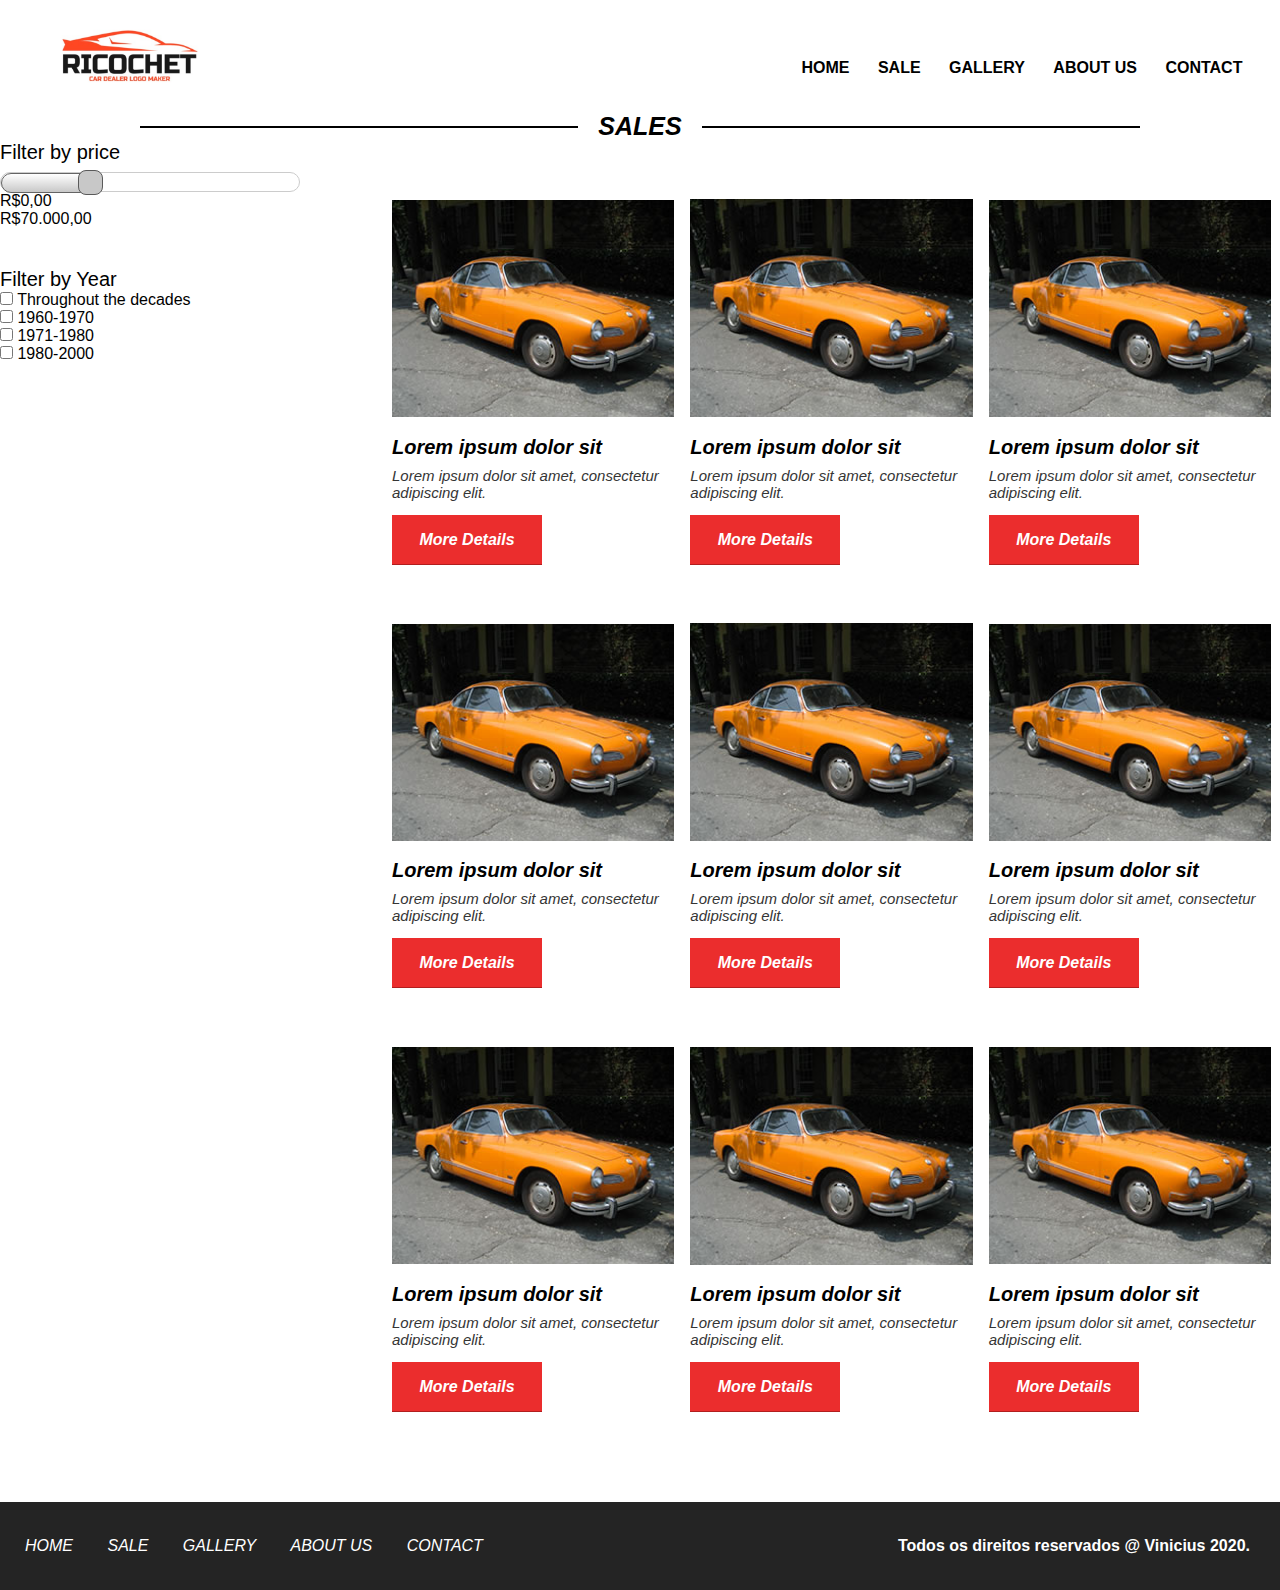
<file: Project_04/sale.html>
<!DOCTYPE html>
<html lang="pt-br">

    <head>
        <title>Project 05</title>
        <meta charset="utf-8" />
        <link rel="stylesheet" type="text/css" href="css/style.css" />
        <meta  name="viewport" content="width=device-width, initial-scale=1.0, maximum-scale=1.0" />
        <meta name="description" content="Project 05 website" />
        <meta name="keywords" content="keywords,separeted,by,commas" />
        <meta name="author" content="Vinicius" />
    </head>

    <body>
        <header>
            <div class="container">

                <div class="logo"></div><!--/logo-->
                <nav class="desktop-menu">
                    <ul>
                        <li><a href="index.html">Home</a></li>
                        <li><a href="#" target="_blank">Sale</a></li>
                        <li><a href="veiculo-test.html">Gallery</a></li>
                        <li><a href="sobre.html">About us</a></li>
                        <li><a href="#" target="_blank">Contact</a></li>
                    </ul>
                </nav><!--/desktop-menu-->
                <div class="clearfix"></div><!--/clearfix-->

                <nav class="mobile-menu">
                    <div class="mobile-menu-img"></div><!--/menu-img-->
                    <ul>
                        <li><a href="index.html">Home</a></li>
                        <li><a href="#" target="_blank">Sale</a></li>
                        <li><a href="veiculo-test.html">Gallery</a></li>
                        <li><a href="sobre.html">About us</a></li>
                        <li><a href="#" target="_blank">Contact</a></li>
                    </ul>
                </nav><!--/mobile-menu-->

            </div><!--/container-->
        </header>

        <section class="Sale">

            <div class="container">

                <div class="line-title">
                    <div class="ln1"></div><!--/ln1-->
                    <h2>Sales</h2>
                </div><!--/line-title-->

                <div class="content-Sale">

                    <div class="container">

                        <div class="sidebar">

                            <div class="search1">
                                <h2>Filter by price</h2>
                                <div class="bar-price">
                                    <div class="bar-price-fill"></div><!---/bar-price-fill-->
                                    <div class="pointer-bar"></div><!--/pointer-bar-->
                                </div><!--/bar-price-->
                                <div class="value_search">
                                    <p>R$0,00</p>
                                    <p>R$70.000,00</p>
                                </div><!--/value-search-->
                                <div class="clearfix"></div><!--/clearfix-->
                            </div><!--/search1-->

                            <div class="search2">

                                <h2>Filter by Year</h2>

                                <form class="form-Sale">
                                    <div class="form-Sale-wraper">
                                        <input type="checkbox" id="item1" />
                                        <label for="item1">
                                        <div class="circle"></div>
                                        </label>
                                        <span> Throughout the decades</span>
                                    </div><!--/form-Sale-wraper-->

                                    <div class="form-Sale-wraper">
                                        <input type="checkbox" id="item2"/>
                                        <label for="item2">
                                            <div class="circle"></div>
                                        </label>
                                        <span>1960-1970</span>
                                    </div><!--/form-Sale-wraper-->

                                    <div class="form-Sale-wraper">
                                        <input type="checkbox" id="item3" />
                                        <label for="item3">
                                            <div class="circle"></div>
                                        </label>
                                        <span>1971-1980</span>
                                    </div><!--/form-Sale-wraper-->

                                    <div class="form-Sale-wraper">
                                        <input type="checkbox" id="item4" />
                                        <label for="item4">
                                            <div class="circle"></div>
                                        </label>
                                        <span>1980-2000</span>
                                    </div><!--/form-Sale-wraper-->
                                </form><!--/form-Sale-->
                            </div><!--/search2-->
                        </div><!--/sidebar-->

                        <div class="showcase-sale">
                            <div class="showcase">
                                <div class="car-img"></div><!--/car-img-->
                                <div class="info-car">
                                    <h2>Lorem ipsum dolor sit</h2>
                                    <p>Lorem ipsum dolor sit amet, consectetur adipiscing elit.</p>
                                    <a href="#" target="_blank">More Details</a>
                                </div><!--/info-car-->
                            </div><!--/showcase-->
        
                            <div class="showcase">
                                <div class="car-img"></div><!--/car-img-->
                                <div class="info-car">
                                    <h2>Lorem ipsum dolor sit</h2>
                                    <p>Lorem ipsum dolor sit amet, consectetur adipiscing elit.</p>
                                    <a href="#" target="_blank">More Details</a>
                                </div><!--/info-car-->
                            </div><!--/showcase-->
        
                            <div class="showcase">
                                <div class="car-img"></div><!--/car-img-->
                                <div class="info-car">
                                    <h2>Lorem ipsum dolor sit</h2>
                                    <p>Lorem ipsum dolor sit amet, consectetur adipiscing elit.</p>
                                    <a href="#" target="_blank">More Details</a>
                                </div><!--/info-car-->
                            </div><!--/showcase-->

                            <div class="showcase">
                                <div class="car-img"></div><!--/car-img-->
                                <div class="info-car">
                                    <h2>Lorem ipsum dolor sit</h2>
                                    <p>Lorem ipsum dolor sit amet, consectetur adipiscing elit.</p>
                                    <a href="#" target="_blank">More Details</a>
                                </div><!--/info-car-->
                            </div><!--/showcase-->
        
                            <div class="showcase">
                                <div class="car-img"></div><!--/car-img-->
                                <div class="info-car">
                                    <h2>Lorem ipsum dolor sit</h2>
                                    <p>Lorem ipsum dolor sit amet, consectetur adipiscing elit.</p>
                                    <a href="#" target="_blank">More Details</a>
                                </div><!--/info-car-->
                            </div><!--/showcase-->
        
                            <div class="showcase">
                                <div class="car-img"></div><!--/car-img-->
                                <div class="info-car">
                                    <h2>Lorem ipsum dolor sit</h2>
                                    <p>Lorem ipsum dolor sit amet, consectetur adipiscing elit.</p>
                                    <a href="#" target="_blank">More Details</a>
                                </div><!--/info-car-->
                            </div><!--/showcase-->

                            <div class="showcase">
                                <div class="car-img"></div><!--/car-img-->
                                <div class="info-car">
                                    <h2>Lorem ipsum dolor sit</h2>
                                    <p>Lorem ipsum dolor sit amet, consectetur adipiscing elit.</p>
                                    <a href="#" target="_blank">More Details</a>
                                </div><!--/info-car-->
                            </div><!--/showcase-->
        
                            <div class="showcase">
                                <div class="car-img"></div><!--/car-img-->
                                <div class="info-car">
                                    <h2>Lorem ipsum dolor sit</h2>
                                    <p>Lorem ipsum dolor sit amet, consectetur adipiscing elit.</p>
                                    <a href="#" target="_blank">More Details</a>
                                </div><!--/info-car-->
                            </div><!--/showcase-->
        
                            <div class="showcase">
                                <div class="car-img"></div><!--/car-img-->
                                <div class="info-car">
                                    <h2>Lorem ipsum dolor sit</h2>
                                    <p>Lorem ipsum dolor sit amet, consectetur adipiscing elit.</p>
                                    <a href="#" target="_blank">More Details</a>
                                </div><!--/info-car-->
                            </div><!--/showcase--> 

                        </div><!--/vitrine-Sale-->
                        <div class="clearfix"></div><!--/clearfix-->
                    </div><!--/container-->
                </div><!--/content-Sale-->
        </section><!--/Sale-->

        <footer>
            <div class="menu-footer">
                <ul>
                    <li><a href="index.html">Home</a></li>
                    <li><a href="#" target="_blank">Sale</a></li>
                    <li><a href="vehicle-test.html">Gallery</a></li>
                    <li><a href="about.html">About us</a></li>
                    <li><a href="#" target="_blank">Contact</a></li>
                </ul><!--/ul-->
            </div><!--/menu-footer-->
            <h4>Todos os direitos reservados @ Vinicius 2020.</h4>
        </footer><!--/footer-->

    </body>

</html>
</file>
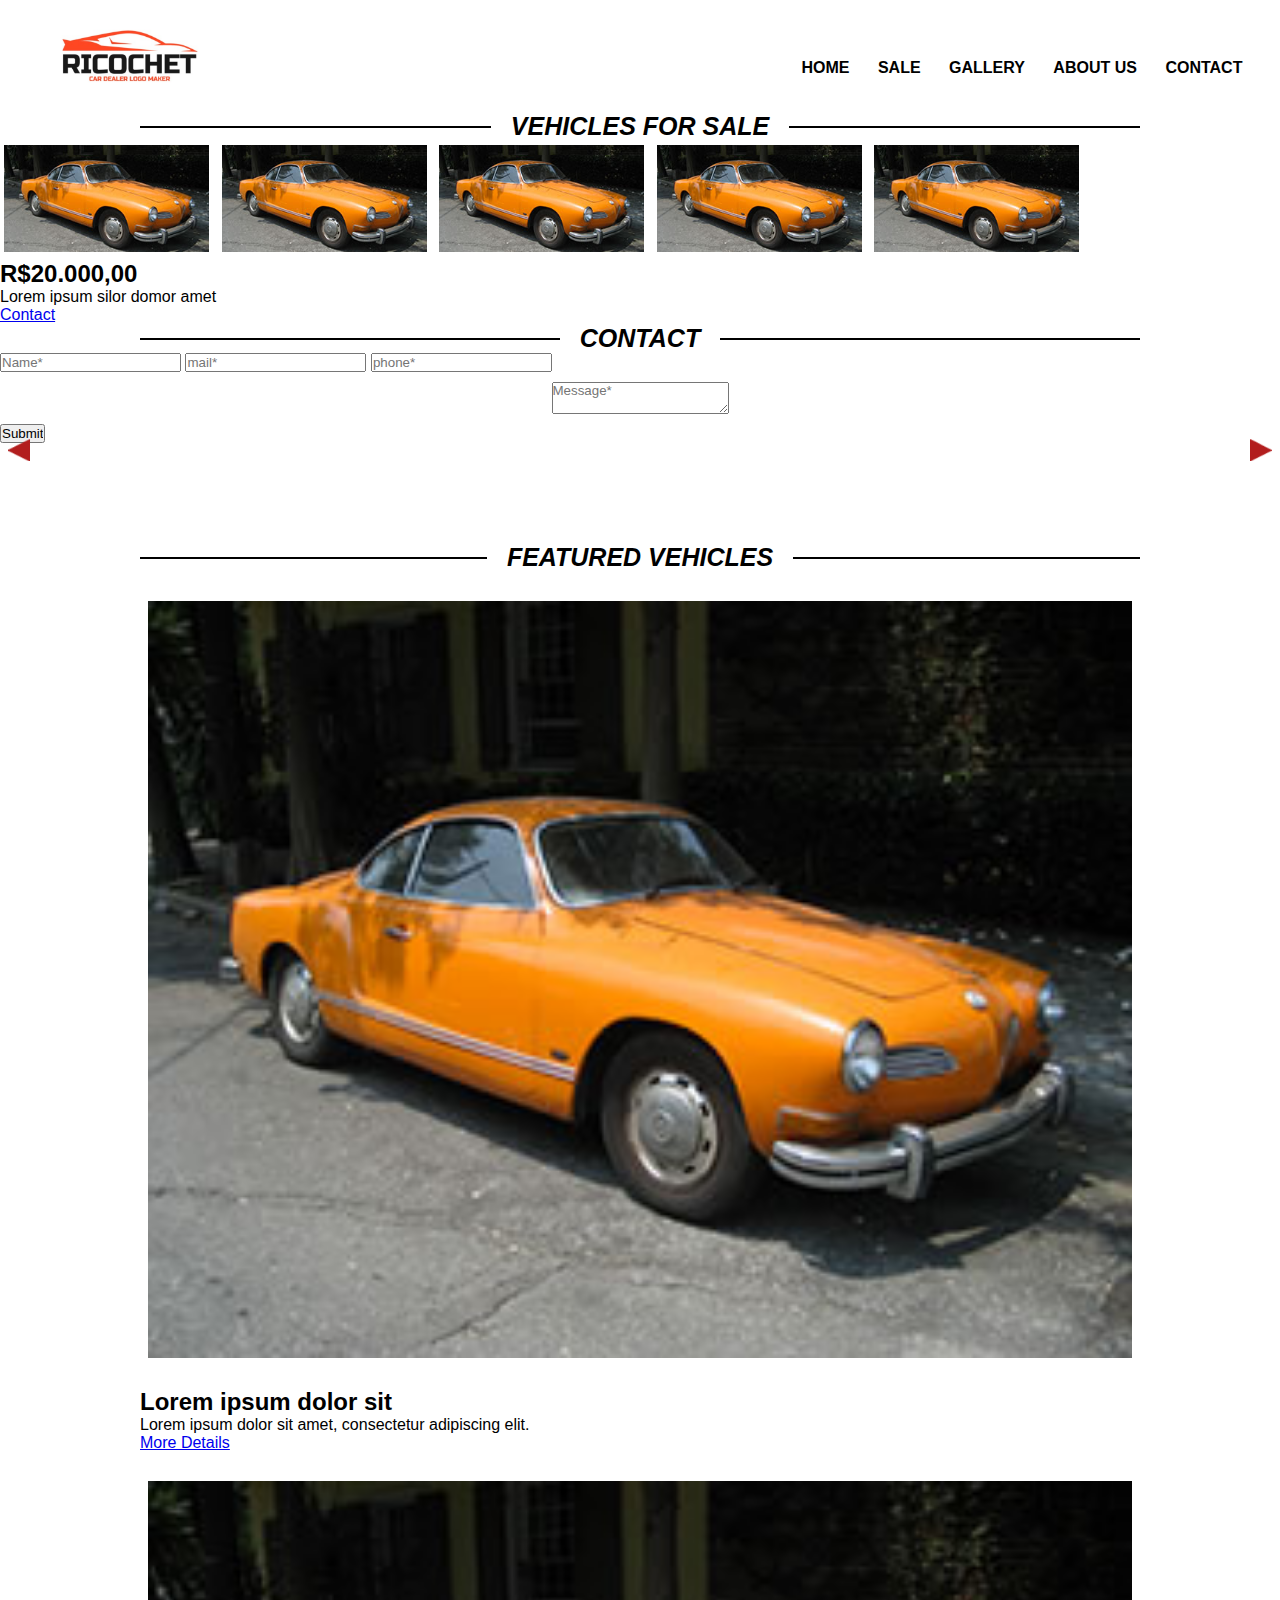
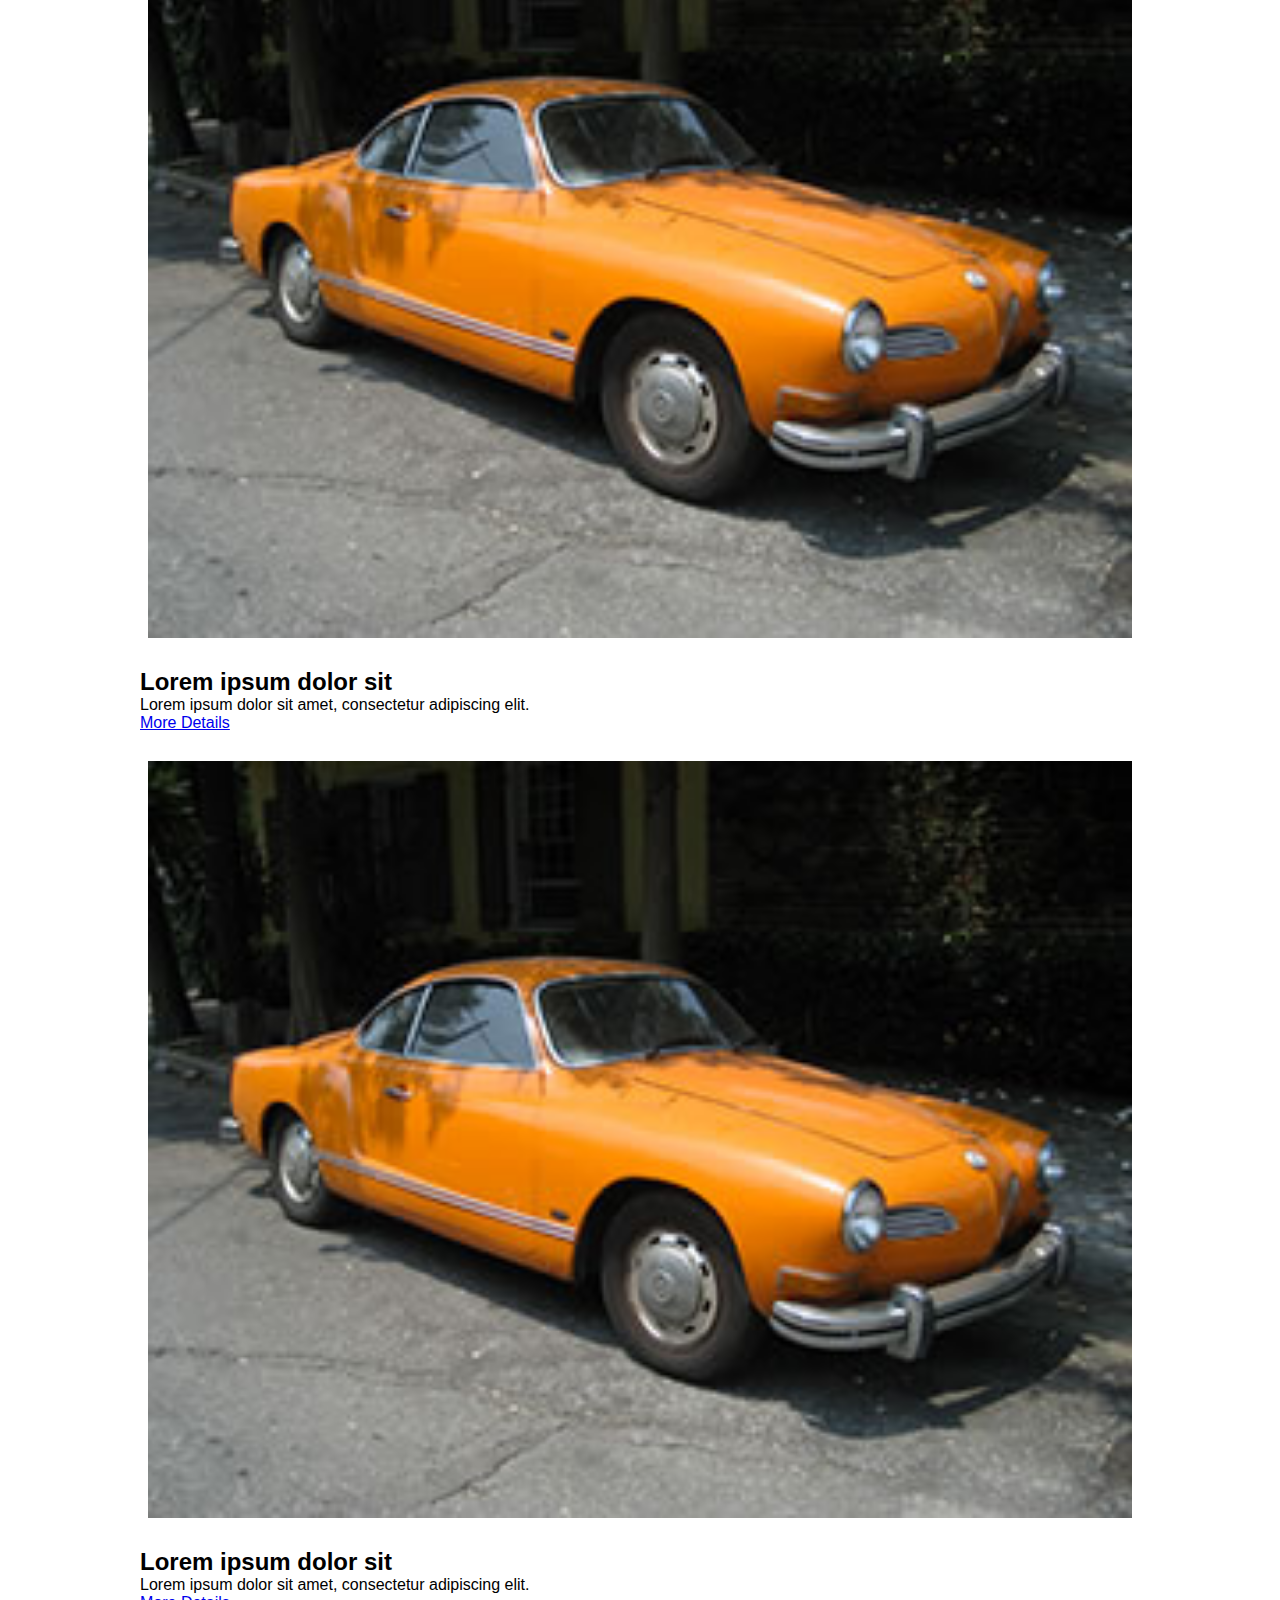
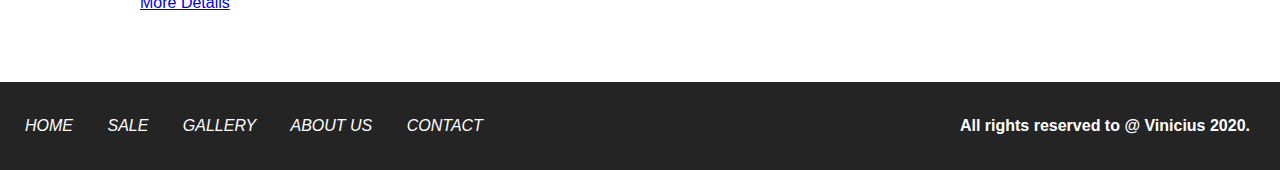
<file: Project_04/vehicle-test.html>
<!DOCTYPE html>
<html lang="pt-br">

    <head>
        <title>Projeto 05</title>
        <meta charset="utf-8" />
        <link rel="stylesheet" type="text/css" href="css/style.css" />
        <meta  name="viewport" content="width=device-width, initial-scale=1.0, maximum-scale=1.0" />
        <meta name="description" content="Project 05 website" />
        <meta name="keywords" content="keywords,separeted,by,commas" />
        <meta name="author" content="Vinicius" />
    </head>

    <body>
        <header>
            <div class="container">
                <div class="logo"></div><!--/logo-->
                <nav class="desktop-menu">
                    <ul>
                        <li><a href="index.html">Home</a></li>
                        <li><a href="Sale.html">Sale</a></li>
                        <li><a href="#">Gallery</a></li>
                        <li><a href="about.html">About us</a></li>
                        <li><a href="#" target="_blank">Contact</a></li>
                    </ul>
                </nav><!--/desktop-menu-->
                <div class="clearfix"></div><!--/clearfix-->

                <nav class="mobile-menu">
                    <div class="mobile-menu-img"></div><!--/menu-img-->
                    <ul>
                        <li><a href="index.html">Home</a></li>
                        <li><a href="Sale.html">Sale</a></li>
                        <li><a href="#">Gallery</a></li>
                        <li><a href="sobre.html">About us</a></li>
                        <li><a href="#" target="_blank">Contact</a></li>
                    </ul>
                </nav><!--/mobile-menu-->

            </div><!--/container-->
        </header>

        <section class="Sale-single">

            <div class="container">
                
                <div class="line-title">
                    <div class="ln1"></div><!--/ln1-->
                    <h2>Vehicles for Sale</h2>
                </div><!--/line-titulo-->

                <div class="img-vehicle"></div><!--/img-veiculo-->

                <div class="info-vehicle">
                    <div class="featured-photo"></div><!--/featured-photo-->
                    <div class="nav-Gallery-parent">
                        <div class="arrow-left-nav"></div><!--/arrow-left-nav-->
                        <div class="arrow-right-nav"></div><!--/arrow-right-nav-->
                        <div class="nav-Gallery">
                            <div class="nav-Gallery-wraper">
                                <div class="mini-img"></div>
                                <div class="mini-img"></div>
                                <div class="mini-img"></div>
                                <div class="mini-img"></div>
                                <div class="mini-img"></div>
                            </div><!--/nav-Gallery-wraper-->
                        </div><!--/nav-Gallery-->
                    </div><!--/nav-Gallery-parent-->
                </div><!--/info-veiculo-->

                <div class="vehicle-description">
                    <h2>R$20.000,00</h2>
                    <p>Lorem ipsum silor domor amet</p>
                    <a class="btn1" href="#">Contact</a>
                </div><!--/descricao-veiculo-->
            </div><!--/container-->
            
        </section><!--/Sale-single-->

        <section class="Contact">
            <div class="container">
                <div class="line-title">
                    <div class="ln1"></div><!--/ln1-->
                    <h2>Contact</h2>
                </div><!--/line-titulo-->

                <form>
                    <input type="text" name="name" required placeholder="Name*" />
                    <input type="text" name="mail" required placeholder="mail*" />
                    <input type="pho" name="phoone" required placeholder="phone*" />
                    <textarea placeholder="Message*"></textarea>
                    <input type="submit" name="action" value="Submit" />
                </form><!--/form-->
                <div class="clearfix"></div><!--/clearfix-->
            </div><!--/container-->
        </section><!--/Contact-->

        <section class="featured-vehicles">
            <div class="container">

                <div class="line-title">
                    <div class="ln1"></div><!--/ln1-->
                    <h2>Featured Vehicles</h2>
                </div><!--/line-titulo-->

                <div class="Showcase">
                    <div class="car-img"></div><!--/car-img-->
                    <div class="info-car">
                        <h2>Lorem ipsum dolor sit</h2>
                        <p>Lorem ipsum dolor sit amet, consectetur adipiscing elit.</p>
                        <a href="#" target="_blank">More Details</a>
                    </div><!--/info-car-->
                </div><!--/Showcase-->

                <div class="Showcase">
                    <div class="car-img"></div><!--/car-img-->
                    <div class="info-car">
                        <h2>Lorem ipsum dolor sit</h2>
                        <p>Lorem ipsum dolor sit amet, consectetur adipiscing elit.</p>
                        <a href="#" target="_blank">More Details</a>
                    </div><!--/info-car-->
                </div><!--/Showcase-->

                <div class="Showcase">
                    <div class="car-img"></div><!--/car-img-->
                    <div class="info-car">
                        <h2>Lorem ipsum dolor sit</h2>
                        <p>Lorem ipsum dolor sit amet, consectetur adipiscing elit.</p>
                        <a href="#" target="_blank">More Details</a>
                    </div><!--/info-car-->
                </div><!--/Showcase-->
                <div class="clearfix"></div><!--/clearfix--> 
            </div><!--/container-->
        </section><!--/featured-vehicles-->

        <footer>
            <div class="menu-footer">
                <ul>
                    <li><a href="index.html">Home</a></li>
                    <li><a href="Sale.html">Sale</a></li>
                    <li><a href="#">Gallery</a></li>
                    <li><a href="sobre.html">About us</a></li>
                    <li><a href="#" target="_blank">Contact</a></li>
                </ul><!--/ul-->
            </div><!--/menu-footer-->
            <h4>All rights reserved to @ Vinicius 2020.</h4>
        </footer><!--/footer-->

    </body>

</html>
</file>
<file: portfolio_model/css/style.css>
*{
    margin: 0;
    padding: 0;
    box-sizing: border-box;
    font-family: 'Saira Extra Condensed', sans-serif;
}

html,body{
    height: 100%;
}


.parent{
    display: flex;
}

.sidebar{
    width:20%;
    height: 100%;
    position: fixed;
    background-color: #2e2679;
}

.sidebar-pos{
    position: absolute;
    top:50%;
    transform:translateY(-50%);
}

.img-sidebar{text-align: center;}

.img-sidebar img{
    width: 50%;
    max-width: 100%;
    height: auto;
    border:8px solid #31748e;
    border-radius: 50%;
}

.menu{
    margin:20px 0;
    text-align: center;
}

.menu a{
    color: white;
    opacity: 0.4;
    font-size: 24px;
    display: block;
    margin-bottom: 20px;
    text-decoration: none;
}

.menu a:hover{
    color: #ccc;
}

.menu a.selected1, .menu a.selected2, .menu a.selected3{
    opacity: 1;  
}

.content{
    position:absolute;
    left: 20%;
    width: 80%;
    height: 100%;
    overflow-y:auto;
    padding:0 3%;
}

section.descricao{
    position: relative;
    top:50%;
    transform:translateY(-50%);
}

section.descricao h2{
    color:#343a40;
    font-size: 46px;
}

section.descricao h2 > span,
section.descricao h3 > span
{
    color:  #313a8e;
}

section.descricao h3{
    margin:15px 0;
    color: #6c757d;
    font-size: 26px;
}

section.descricao p{
    color:#6c757d;
    font-size:20px;
    margin-top:40px;
}

.icons-social{
    margin-top:20px;
}

.icons-social a{
    text-decoration:none;
    color: white;
    background-color: gray;
    width:40px;
    height:40px;
    border-radius:20px;
    display: inline-block;
    margin:0 10px;
    text-align: center;
}

.icons-social i{
    line-height:40px;
}
</file>
<file: Project_01/css/style.css>
*{
    margin:0;
    padding:0;
    box-sizing:border-box;
    font-family:'Lato', sans-serif;
}

html, body{
    height:100%;
}

.container{
    max-width:1280px;
    margin:0 auto;
}

.clearfix{
    clear:both;
}

header{
    width:100%;
    background-color:#212343;
    height:70px;
    padding:2px 5%;
}

header .logo{
    width:150px;
    height:60px;
    background-image:url('../images/logo.png');
    background-size:contain;
    background-position:center;
    background-repeat:no-repeat;
}

.banner{
    width:100%;
    height:460px;
    background-image:url('../images/header_bg.png');
    background-size:cover;
    background-position:center;
    background-repeat:no-repeat;
}

.banner .container{
    padding:0 2%;
}

.text-list{
    width:40%;
    background-color:rgba(12.5,11.4,24.3,0.5);
    float:left;
    padding:50px;
    margin-top:90px; 
}


.text-list ul li{
    color:white;
    font-size:16px;
    list-style-position: inside;
    line-height:40px;
}

div.form{
    width:360px;
    float:right;
    background-color:white;
    border:4px solid #cccccc;
    margin-top:-2px;
    outline:8px solid rgba(220,220,220,0.4);;
}

div.form form{
    padding:10px 6% 30px 6%;
}

div.form form div{
    margin:10px 0;
}

div.form form div h2{
    font-size:22px;
    color:rgb(190,190,190);
    font-weight:normal;
    line-height:35px;
}

div.form form div.form-warning h2{
    font-size:17px;
    color:rgb(190,190,190);
}

.form form input[type=text], .form form input[type=pho]{
    width:100%;
    line-height:40px;
    padding-left:2%;
    border:2px solid rgb(190,190,190);
    font-size:15px;
}

.form form input[type=text]:focus, .form form input[type=pho]:focus, .form form input[type=submit]{
    outline:0;
}

.form form input[type=submit]{
    width:100%;
    line-height:38px;
    text-align:center;
    color:white;
    background-color:#363a6d;
    font-size:20px;
    cursor:pointer;
    font-weight:bold;
}

section.call{
    width:100%;
    background-color:#dddddd;
    padding:50px 0 5px 0;
}

section.call .container{
    text-align:center;
    max-width:700px;
}

section.call .container h2{
    font-weight:normal;
    font-size:20px;
    color:black;
}

section.call .container p{
    font-size:18px;
    color:black;
}

.arrow{
    width:60px;
    height:60px;
    background-image:url('../images/arrow.png');
    background-size:contain;
    background-position:center;
    position:relative;
    top:28px;
    margin:0 auto;
}

section.description{
    width:100%;
    padding:80px 0;
    background-color:#f0f2f5;
}

section.description div.column{
    float:left;
    width:30%;
    text-align:center;
    margin:0 auto;
    padding-left:8%;
    padding-top:80px;
}

section.description div.column p{
    margin-top:15px;
}

section.description h2{
    font-weight:normal;
    text-align:center;
    font-size:26px;
    color:#180040;
}

footer{
    width:100%;
    padding:20px 0;
    text-align:center;
    background-color: rgb(200,200,200);
}

footer p{
    font-size:18px;
    color:black;
}

@media screen and (max-width: 768px){
    
    header .logo{
        margin:0 auto;
    }

    .text-list{
       display:none;
        
    }

    .banner{
        padding:15px 0;
    }

    div.form{
        max-width:90%;
        float:none;
        margin-top:0;
        margin:0 auto;
    }

    section.description div.column{
        float:none;
        width:100%;
        padding-left:0;
        padding-top:80px;
    }

    .banner .container{
        max-width:360px;
    }

    section.call .container{
        text-align:center;
        max-width:85%;
    }

    section.description div.column{
        max-width:90%;
        text-align:center;
    }

    section.description h2{
        padding:20px 10px;
    }

}
</file>
<file: Project_02/css/style.css>
*{
    margin:0;
    padding:0;
    box-sizing:border-box;
    font-family: Helvetica, Arial, sans-serif;
    font-weight:normal;
}

html, body{
    height:100%;
}

.container{
    max-width:1024px;
    margin:0 auto;
}

.clearfix{
    clear:both;
}

header{
    width:100%;
    padding:20px;
    background-color:#d6d6d6;
}

.logo-left{
    width:150px;
    height:60px;
    float:left;
    background-image:url('../img/logo1.png');
    background-size:contain;
    background-position:center;
    background-repeat:no-repeat;
}

.logo-right{
    width:150px;
    height:60px;
    float:right;
    background-image:url('../img/logo2.png');
    background-size:contain;
    background-position:center;
    background-repeat:no-repeat;
}

.banner{
    width:100%;
    height:480px;
    background-image:url('../img/bg-form.jpg');
    background-size:cover;
    background-position:center;
    background-repeat:no-repeat;
}

.banner-form{
    padding:10px 2%;
    height:100%;
}

form{
    max-width:400px;
    height:105%;
    background-color:white;
    float:right;
    box-shadow:0 0 4px 4px rgba(0,0,0,0.2);
}

form div:not(.description){
    padding:12px 10%;
}

.description{
    background-color:rgb(210,210,210);
    padding:20px 15px;
    text-align:left;
}

.description h2{
    text-transform:uppercase;
    font-size:16px;
    font-family: Arial, Helvetica, sans-serif;
}

div.name{
    margin-top:15px;
}

form div h3:not(.description), form div h3:not(.fields){
    font-size:16px;
    font-family: Arial, Helvetica, sans-serif;
}

form input[type=text], input[type=number]{
    width:100%;
    line-height:38px;
    padding-left:2%;
    border:1px solid #ccc;
}

form input[type=text]:focus, input[type=number]:focus, input[type=submit]:focus{
    outline:0;
}

form input[type=submit]{
    text-align:center;
    width:100%;
    line-height:38px;
    color:white;
    background-color:rgb(15, 80, 199);
    border:0;
    border-radius:4px;
    cursor:pointer;
    font-size:16px;
    margin-top:10px;
}

div.fields h3:last-of-type{
    font-size:15px;
}

form .required-field::before{
    content: "*";
    color: red;
}

div.call{
    width:100%;
    height:140px;
    background-color:rgb(200,200,200);
    text-align:center;
    padding:60px 20px;
    font-size:18px;
    font-family: Arial, Helvetica, sans-serif;
}

.flex-mosaic{
    display:flex;
}

.img-mosaic1{
    background-image:url('../img/mosaic1.jpg');
    background-size:cover;
    background-position:center;
    width:50%;
    height:280px;
    justify-content: flex-start;
}

.text-mosaic1{
    width:50%;
    justify-content: flex-end;
    margin-left:auto;
    padding:50px;
    background-color:rgb(39, 134, 163);
    color:white;
}

footer{
    max-width:1024px;
    margin:0 auto;
    text-align:center;
    padding:20px 0;
    background-color:rgba(190,190,190,0.8);
}

footer div.container p{
    margin-top:8px;
    font-size: 15px;
    font-family: Arial, Helvetica, sans-serif;
}

@media screen and (max-width:900px){
    .container{
        width:100%;
        margin:0;
    }

    header{
        width:100%;
        padding:10px;
        text-align:center;
    }

    .logo-left{
        float:none;
    }

    .logo-right{
        float:none;
    }

    .logo-left, .logo-right{
        display:block;
        margin:8px auto;
    }

    .banner-form{
        padding:0 2%;
        width:100%;
        height:100%;
    }
    
    form{
        max-width:400px;
        height:100%;
        background-color:white;
        float:none;
        box-shadow:0 0 4px 4px rgba(0,0,0,0.2);
        margin:0 auto;
    }

    .call{
        display:none;
    }

    .flex-mosaic{
        display:block;
    }

    .img-mosaic1{
        padding-top:20%;
        width:100%;
    }

    .text-mosaic1{
        width:100%;
    }


}
</file>
<file: Facebook(page_reply)/css/style.css>
/*---Reset Document---*/
*{
    margin:0;
    padding:0;
    font-family:Helvetica, Arial, sans-serif;
    box-sizing:border-box;
}

html, body{
    height:100%;
    background-color:#f0f2f5;
}

.clearfix{
    clear:both;
}

/*------------------------------------------------*/

section.facebook-main{
    width:100%;
    height:100%;
}

.container{
    width:100%;
    max-width:1024px;
    position:relative;
    top:50%;
    left:50%;
    transform:translate(-50%, -50%);
    display:flex;
    padding:0 18px 30px 0;
}

.left-elements{
    width:500px;
    height:180px;
    position:relative;
    top:60px;
}

.left-elements .logo{
    width:249px;
    height:60px;
    background-image:url('../images/facebook-logo.png');
    background-size:contain;
    background-position:center;
    background-repeat:no-repeat;
}

.left-elements .description p{
    font-family:Helvetica, Arial, sans-serif;
    font-size:28px;
    color:black;
    margin-top:12px;
}

.right-elements{
    width:400px;
    height:350px;
    background-color:white;
    justify-content:flex-end;
    margin-left:auto;
    box-shadow:0 0 5px 2px rgba(0,0,0,0.2);
    border-radius:8px;
}

.form-container{
    text-align:center;
    font-family:Helvetica, Arial, sans-serif;
}

.form-container div input{
    margin:10px 0;
}

.form-container div input[type="text"]{
    margin-top:15px;
}

.form-container div input[type="text"], input[type="password"]{
    width:90%;
    height:50px;
    padding-left:10px;
    font-size:16px;
    border:1px solid #ebedee;
}

.form-container div input[type="text"]:focus, input[type="password"]:focus{
    outline:0;
}

.form-container div.btn1-form input[type=submit]{
    width:90%;
    height:50px;
    color:white;
    font-weight:bold;
    font-size:20px;
    background-color:#1877f2;
    border:0;
    border-radius:8px;
    cursor:pointer;
}

.form-container div.forgotten-account h2 a{
    font-weight:normal;
    font-size:15px;
    color:#677ff2;
    text-decoration:none;
}

.form-container div.forgotten-account h2 a:hover{
    text-decoration:underline;
}

.form-container div.border-form{
    width:90%;
    border:1px solid #dadde1;
    margin:15px auto;
}

.form-container div.btn2-form input[type="submit"]{
    width:185px;
    height:46px;
    background-color:#42b72a;
    color:white;
    font-weight:bold;
    font-size:17px;
    border:0;
    border-radius:8px;
    cursor:pointer;
}

.form-container div.btn1-form input[type=submit]:focus, .form-container div.btn2-form input[type="submit"]:focus{
    outline:0;
}

.form-container div.btn2-form input[type="submit"]:hover{
    background-color:#36a420;
}

.info-down-box{
    width:100%;
    max-width:1024px;
    position:relative;
    top:30%;
    left:47%;
    transform:translate(-50%, -50%);
}

.info-down-box span{
    float:right;
    font-size:15px;
    color:black;
    font-family:Arial, sans-serif;
}

.info-down-box span a{
    text-decoration:none;
    font-size:15px;
    color:black;
    font-family:Arial, sans-serif;
    font-weight:bold;
    padding-right:2px;
}

@media screen and (max-width:920px){

    section.facebook-main{
        width:100%;
        height:100%;
        margin:0 auto;
        text-align:center;
    }

    .container{
        width:100%;
        height:100%;
        max-width:1024px;
        position:relative;
        top:0;
        left:0;
        transform:none;
        display:inline-block;
        padding:0;
    }

    .left-elements{
        width:100%;
        height:auto;
        position:0;
        top:60px;
    }
    
    .left-elements .logo{
        width:100%;
        height:60px;
    }
    
    .left-elements .description p{
        display:none;
    }

    .right-elements{
        width:95%;
        max-width:400px;
        height:auto;
        justify-content:0;
        margin-left:0;
        box-shadow:0 0 5px 2px rgba(0,0,0,0.2);
        border-radius:8px;
        margin:0;
        position:relative;
        top:50%;
        left:50%;
        transform:translate(-50%, -50%);
    }

    .info-down-box{
        display:none;
    }
}
</file>
<file: Google(page_reply)/css/style.css>
/*---Reset do documento---*/

*{
    margin:0;
    padding:0;
    box-sizing:border-box;
    font-family:Arial, sans-serif;
}

html, body{
    height:100%;
}

/*

.container{
    max-width:1280px;
    margin:0 auto;
}

*/

/*---Inicio da estilização--*/

header{
    width:100%;
    height:60px;
    padding-top:5px;
    padding-right:25px;
}

.header-content{
    display:flex;
    justify-content:flex-end;
    margin-left:auto;
}

.header-content .links, .app-icon{
    margin-right:14px;
}

.header-content .links{
    margin-top:16px;
}

.header-content .app-icon{
    margin-top:14px;
}

.header-content span a{
    text-decoration:none;
    color:black;
    font-size:13px;
    padding:0 5px;
}

.header-content span a:hover{
    text-decoration:underline;
    color:rgb(190,190,190);
}

.header-content .app-icon{
    width:23px;
    height:23px;
    background-image:url('../images/icon.png');
    background-size:contain;
    background-position:center;
    background-repeat:no-repeat;
    display:inline-block;
    cursor:pointer;
}

.header-content input[type=submit]{
    padding:7px 15px;
    background-color:#4485f3;
    color:white;
    text-align:center;
    border:0;
    border-radius:2px;
    font-weight:bold;
    margin-top:10px;
}

section.middle{
    width:100%;
    position:relative;
    top:20%;
    left:50%;
    transform:translate(-50%, -20%);
}

section.middle{
    text-align:center;
}

section.middle .logo{
    width:300px;
    height:100px;
    background-image:url('../images/logo.png');
    background-size:contain;
    background-position:center;
    background-repeat:no-repeat;
    margin:0 auto;
}

section.middle .search-bar{
    margin-top:15px;
}

section.middle .search-bar input{
    width:39%;
    max-width:650px;
    height:48px;
    border-radius:20px;
    border:1px solid rgb(220,220,220);
    padding-left:46px;
    font-size:16px;
    padding-right:82px;
}

section.middle .btn-search{
    margin-top:25px;
}

section.middle .btn-search input{
    width:142px;
    height:35px;
    margin:0 5px;
    font-size:14px;
    border:0;
    border-radius:2px;
    cursor:pointer;
}

section.middle .search-bar .lupa{
    position:absolute;
    left:31.6%;
    top:65px;
}

section.middle .search-bar .keyboard{
    position:absolute;
    left:64%;
    top:132px;
}

section.middle .search-bar .phone{
    position:absolute;
    left:66.5%;
    top:128px;
}

section.middle .btn-search input:focus, section.middle .search-bar input:focus{
    outline:0;
}

section.middle .btn-search input:hover{
    border:1px solid rgb(200,200,200);
}

footer{
    width:100%;
    height:80px;
    background-color:rgb(220,220,220);
    position:absolute;
    left:0;
    bottom:0;
    border-top:1px solid #ccc;
}

footer .flex-container{
    display:flex;
    padding-top:23px;
    padding-top:20px;
    padding-right:30px;
    padding-left:30px;
}

footer .location h4{
    font-weight:normal;
    font-size:15px;
    color:rgb(120,120,120);
    padding-left:30px;
    padding-top:10px;
}

footer .left-links{
    justify-content:flex-start;
}

footer .left-links span a, .right-links span a{
    text-decoration:none;
    color:rgb(120,120,120);
    font-size:15px;
}

footer .left-links span a:hover, .right-links span a:hover{
    text-decoration:underline;
}

footer .left-links span, .right-links span{
    padding-right:20px;
}

footer .right-links span:last-of-type{
    padding-right:0;
}

footer .right-links{
    justify-content:flex-end;
    margin-left:auto;
}

.border-footer{
    width:100%;
    border:1px solid rgb(200,200,200);
    position:absolute;
    bottom:40px;
}

@media screen and (max-width:768px){

    header{
        display:none;
    }

    section.middle .search-bar input{
        width:90%;
        max-width:450px;
        line-height:48px;
    }

    section.middle{
        width:100%;
        height:50%;
        position:relative;
        top:50%;
        left:50%;
        transform:translate(-50%,-50%);
        padding-top:0;
    }

    section.middle{
        text-align:center;
        margin:0 auto;
    }

    section.middle .logo{
        width:100%;
        height:90px;
        margin:0 auto;
        padding-top:0;
    }

    section.middle .btn-search{
        width:100%;
        margin-top:14px
    }

    section.middle .btn-search input{
        margin:6px;
    }

    section.middle .search-bar .lupa, section.middle .search-bar .keyboard, section.middle .search-bar .phone{
        display:none;
    }

    footer{
        width:100%;
        height:auto;
    }
    
    footer .flex-container{
        display:block;
        padding:0;
        text-align:center;
    }
    
    footer .location h4{
        padding-left:0;
        padding-top:10px;
        text-align:center;
    }
    
    footer .left-links{
        display:none;
        justify-content:0;
    }

    footer .left-links span, .right-links span{
        padding-right:0;
    }

    footer .right-links span{
        padding-right:20px;
    }
    
    footer .right-links span:last-of-type{
        padding-right:0;
    }
    
    footer .right-links{
        text-align:center;
        justify-content:0;
        margin-left:0;
        padding:12px 0 10px 0;
    }
    
    .border-footer{
        display:none;
    }
}

/*---------------------------------------------------------------------------------------------*/
</file>
<file: Project_04/css/style.css>
*{
    margin:0;
    padding:0;
    box-sizing:border-box;
    font-family:helvetica, Arial, sans-serif;
}

html, body{
    height:100%;
}

.clearfix{
    clear:both;
}

/*------Reset------*/

.container{
    width:100%;
    max-width:1400px;
    margin:0 auto;
}

header{
    width:100%;
    padding:15px 2%;
}

header .logo{
    width:208px;
    height:82px;
    background-image:url('../img/logo_dealer.jpg');
    background-size:cover;
    background-position:center;
    background-repeat:no-repeat;
    float:left;
}

header nav.desktop-menu{
    float:right;
    position:relative;
    top:44px;
}

header nav.desktop-menu ul{
    list-style-type:none;
}

header nav.desktop-menu li{
    display:inline-block;
    padding:0 12px;
}

header nav.desktop-menu li a, header nav.mobile-menu li a{
    text-decoration:none;
    font-size:16px;
    color:black;
    font-weight:bold;
    text-transform:uppercase;
}

header nav.desktop-menu li a:hover{
    text-decoration:underline;
    color:red;
}

header nav.mobile-menu{
    display:none;
    text-align:center;
    padding-top:50px;
    padding-bottom:0;
}

nav .mobile-menu-img{
    width:40px;
    height:40px;
    background-image:url('../img/menu-mobile.png');
    background-size:contain;
    background-position:center;
    background-repeat:no-repeat;
    margin:0 auto;
    cursor:pointer;
}

header nav.mobile-menu ul{
    width:100%;
    list-style-type:none;
    background-color:rgb(200,200,250);
}

header nav.mobile-menu li{
    padding:10px 0;
}

.banner{
    width:100%;
    height:654px;
    background-image:url('../img/bg.jpg');
    background-size:contain;
    background-position:right bottom;
    background-repeat:no-repeat;
    background-color:black;
}

.banner .text-box{
    max-width:500px;
    position:relative;
    top:150px;
    left:120px;
}

.banner .text-box-single{
    width:314px;
    height:80px;
    background-image:url('../img/box-text.png');
    background-size:contain;
    font-size:23px;
    color:white;
    text-transform:uppercase;
    font-weight:bold;
    padding:10px 20px;
    font-style:italic;
    margin-top:10px;
}

.banner .text-box-single:nth-of-type(1){
    width:350px;
    height:70px;
    background-size:100% 100%;
}

.banner .text-box-single:nth-of-type(2){
    width:310px;
    height:70px;
    background-size:100% 100%;
}

.banner .text-box-single:nth-of-type(3){
    width:270px;
    height:70px;
    background-size:100% 100%;
}

.banner .text-box-single:nth-of-type(4){
    width:350px;
    height:60px;
    background-image:url('../img/box-white-text.png');
    background-size:100% 100%;
    color:black;
    text-transform:uppercase;
    font-style:italic;
}

section.featured-vehicles{
    width:100%;
    padding:50px 0 50px 0;
}

section.featured-vehicles .container{
    max-width:1000px;
    padding:50px 0 20px 0;
}

.line-title{
    position:relative;
    text-align:center;
    width:100%;
    max-width:1000px;
    margin:0 auto;
}

.ln1{
    position:absolute;
    height:2px;
    width:100%;
    background-color:black;
    top:14px;
}

.line-title h2{
    text-align:center;
    font-size:25px;
    font-style:italic;
    position:relative;
    background-color:white;
    text-transform:uppercase;
    display:inline-block;
    padding:0 20px;
}

section.featured-vehicles .container{
    max-width:1000px;
}

.showcase{
    float:left;
    width:33.3%;
    padding-top:40px;
}

.car-img{
    width:100%;
    padding-top:80%;
    background-image:url('../img/car1.jpg');
    background-position:center;
    background-size:contain;
    background-repeat:no-repeat;
    border:8px solid white;
}

.showcase h2{
    color:black;
    font-style:italic;
    font-size:20px;
    padding-left:8px;
}

.showcase p{
    padding-left:8px;
    color:#353535;
    font-size:15px;
    font-style:italic;
    padding-top:8px;
}

.showcase a{
    margin-left:8px;
    color:white;
    font-style:italic;
    font-weight:bold;
    width:150px;
    height:50px;
    background-color:#EB2D2D;
    text-decoration:none;
    line-height:50px;
    display:block;
    border-bottom:1px solid #B21E1E;
    text-align:center;
    margin-top:14px;
}

section.services-description{
    margin:0 auto;
    display:flex;
}

.half1{
    width:50%;
    padding:90px 0;
    text-align:center;
    background-color:#242424;
    color:white;
}

.half1-wraper{
    text-align:left;
    display:inline-block;
}

.half1-wraper h2{
    font-weight:normal;
    font-size:30px;
}

.half1-wraper ul{
    margin-top:20px;
}

.half1-wraper li{
    margin-left:15px;
}

.half1-wraper a{
    color:white;
    font-style:italic;
    font-weight:bold;
    width:150px;
    height:50px;
    background-color:#EB2D2D;
    text-decoration:none;
    line-height:50px;
    display:block;
    border-bottom:1px solid #B21E1E;
    text-align:center;
    margin-top:20px;
}

.half2{
    padding:90px 0;
    width:50%;
    text-align:center;
    background-color:#fd3e2b;
    color:white;
}

.half2-wraper{
    max-width:500px;
    margin:0 auto;
    width:50%;
}

.half2-wraper h2{
    font-weight:normal;
    font-size:30px;
    text-align:left;
    padding-bottom:10px;
}

.half2-wraper p{
    font-size:18px;
}

.half2-wraper h4{
    font-size:16px;
    color:black;
    text-align:right;
    padding-top:15px;
    font-style:italic;
}

section.contact{
    width:100%;
    padding:90px 0;
}

section.contact .container{
    max-width:1000px;
}

section.contact .container form{
    width:50%;
    display:block;
    margin:0 auto;
    padding:60px 0 0 0;
}

section.contact .container form input, textarea{
    display:block;
    margin:10px auto;
}

section.contact .container form input, textarea:focus{
    outline:0;
}

section.contact .container form input[type=text]:nth-of-type(1){
    width:100%;
    height:40px;
    font-size:16px;
    padding-left:15px;
    border-radius:6px;
    border:1px solid rgb(190,190,190);
}

section.contact .container form input[type=text]:nth-of-type(2){
    width:48%;
    height:40px;
    font-size:16px;
    padding-left:15px;
    float:left;
    border-radius:6px;
    border:1px solid rgb(190,190,190);
    margin-bottom:20px;
}

section.contact .container form input[type=pho]{
    width:48%;
    height:40px;
    font-size:16px;
    padding-left:15px;
    float:right;
    border-radius:6px;
    border:1px solid rgb(190,190,190);
}

section.contact .container form textarea{
    width:100%;
    font-size:16px;
    padding:12px;
    height:140px;
    border:1px solid rgb(190,190,190);
    resize:none;
}

section.contact .container form input[type=submit]{
    width:80px;
    height:30px;
    margin-top:20px;
    background-color:#fd3e2b;
    color:white;
    font-size:15px;
    border:0;
    border-radius:5px;
    cursor:pointer;
    text-transform:uppercase;
}

footer{
    width:100%;
    padding:35px 0;
    background-color:#242424;
    display:flex;
    position:relative;
    left:0;
    bottom:0;
}

footer .menu-footer ul{
    list-style-type:none;
    padding-left:10px;
}

footer .menu-footer ul li{
    display:inline-block;
    padding:0 15px;
}

footer .menu-footer ul li a{
    text-decoration:none;
    color:white;
    text-transform:uppercase;
    font-style:italic;
}

footer .menu-footer ul li a:hover{
    color:red;
    text-decoration:underline;
}

footer h4{
    justify-content:flex-end;
    margin-left:auto;
    margin-right:30px;
    color:white;
}

section.sale{
    min-height:80%;
    padding:35px 0;
}

.content-sale{
    margin-top:60px;
}

.sidebar{
    width:30%;
    float:left;
}

.search1{
    width:300px;
}

.search1 h2, .search2 h2{
    font-size:20px;
    color:black;
    font-weight:normal;
}

.search1 .bar-price{
    width:100%;
    height:20px;
    background-color:white;
    margin-top:8px;
    border:1px solid #ccc;
    position:relative;
    border-radius:20px;
}

.bar-price-fill{
    position:absolute;
    left:0;
    top:0;
    width:30%;
    height:20px;
    background:linear-gradient(to bottom,rgb(255,255,255),rgb(200,200,200));
    border-radius:20px;
    border:1px solid rgb(100,100,100);
}

.pointer-bar{
    width:25px;
    height:25px;
    border-radius:8px;
    background-color:rgb(200,200,200);
    border:1px solid rgb(90,90,90);
    position:absolute;
    left:calc(30% - 12px);
    top:-3px;
    cursor:pointer;
}

.value-search{
    margin-top:8px;
}

.value-search p{
    color:black;
    font-size:16px;
}

.value-search p:nth-of-type(1){
    float:left;
}

.value-search p:nth-of-type(2){
    float:right;
}

.search2{
    margin-top:40px;
}

.form-sale-wraper{
    margin-top:10px;
}

.form-sale-wraper input[type=checkbox]{
    display:none;
}

.form-sale-wraper label{
    width:20px;
    height:20px;
    border:1px solid #ccc;
    display:inline-block;
    border-radius: 3px;
    cursor:pointer;
    position:relative;
}

.circle{
    width:10px;
    height:10px;
    border-radius:3px;
    background-color:black;
    position:absolute;
    left:4px;
    top:4px;
    display:none;
}

.form-sale-wraper input[type=checkbox]:checked + label .circle{
    display:block;
}

.form-sale-wraper span{
    padding:0 10px;
    display:inline-block;
    vertical-align:top;
}

.showcase-sale{
    float:left;
    width:70%;
    padding-bottom:90px;
}

.showcase_sale .showcase{
    padding:0 15px;
}

section.single_sale .vehicle-description a{
    color:white;
    font-style:italic;
    font-weight:bold;
    width:150px;
    height:50px;
    background-color:#EB2D2D;
    text-decoration:none;
    line-height:50px;
    display:block;
    border-bottom:1px solid #B21E1E;
    text-align:center;
    margin:14px auto 0 auto;
}

section.single_sale .container{
    margin:0 auto;
    text-align:center;
}

section.single_sale .container .line-titulo{
    margin-top:25px;
}

section.single_sale.container .info-vehicle{
    padding:20px 0;
}

section.single_sale .container .img-vehicle{
    width:460px;
    padding:150px 0;
    background-image:url('../img/car1.jpg');
    background-size:cover;
    background-position:center;
    background-repeat:no-repeat;
    margin:40px auto 0 auto;
}

.nav-gallery{
    width:95%;
    padding:15px;
    overflow:scroll;
    margin-top:15px;
}

.nav-gallery-parent{
    width:65%;
    padding:36px;
    position:relative;
    margin:0 auto;
}

.arrow-left-nav{
    position:absolute;
    left:8px;
    top:50%;
    transform:translateY(-50%);
    -ms-transform: translateY(-50%);
    background-image:url('../img/arrow-left.png');
    background-size:100% 100%;
    width:22px;
    height:22px;
    cursor:pointer;
}

.arrow-right-nav{
    position:absolute;
    right:8px;
    top:50%;
    transform:translateY(-50%);
    -ms-transform: translateY(-50%);
    background-image:url('../img/arrow-right.png');
    background-size:100% 100%;
    width:22px;
    height:22px;
    cursor:pointer;
}

.info-vehicle .nav-gallery{
    margin:0 auto;
    text-align:center;
}

.info-vehicle .nav-gallery .nav-gallery-wraper{
    width:200%;
}

.mini-img{
    width:calc(33.3% * (100 / 200));
    background-image:url('../img/car1.jpg');
    background-position:center;
    background-size:cover;
    padding-top:calc(33.3% * (100 / 200) * 0.5);
    display:inline-block;
    border:4px solid white;
    cursor:pointer;
}

section.about_company{
    min-height:90%;
}

section.about_company .container{
    width:100%;
}

section.about_company .line-titulo{
    margin-top:50px;
}

section.about_company .foto{
    width:50%;
    padding:18% 0;
    background-color:rgb(190,190,190);
    margin:60px auto;

}

section.about_company .description{
    width:50%;
    margin:0 auto;
}

section.about_company .description h2{
    padding-bottom:20px;
    font-weight:bold;
    text-transform:uppercase;
    font-style:italic;
}

section.about_company .description p{
    font-size:16px;
    color:black;
    font-weight:bold;
    font-style:italic;
}

section.about_company .comment{
    padding:90px 0 300px 0;
    width:50%;
    margin:0 auto;
}

section.about_company .comment .foto-comment{
    float:left;
    width:30%;
    padding:14% 0;
    background-color:rgb(190,190,190);
}

section.about_company .comment p{
    float:right;
    max-width:480px;
    padding-top:20px;
    font-style:italic;
    color:black;
    font-size:16px;
    font-weight:bold;
    padding-left:10px;
}


@media screen and (max-width:768px){
    header{
        width:100%;
        padding:15px 0 0 0;
    }
    
    header .logo{
        float:none;
        margin:0 auto;
    }

    header nav.desktop-menu{
        display:none;
        float:none;
    }

    header nav.mobile-menu{
        display:block;
    }

    header nav.mobile-menu ul{
        display:none;
        margin-top:5px;
    }

    nav .mobile-menu-img{
        margin-bottom:20px;
    }
    
    .banner{
        width:100%;
        height:30%;
        background-size:contain;
        background-position:right bottom;
        background-color:black;
        min-height:0;
    }

    .banner .text-box{
        display:none;
        max-width:500px;
        position:none;
        top:0;
        left:0;
        padding-top:10px;
    }

    .banner .text-box-single{
        width:200px;
        height:80px;
        background-image:url('../img/box-text.png');
        background-size:contain;
        font-size:16px;
        color:white;
        text-transform:uppercase;
        font-weight:bold;
        padding:10px 20px;
        font-style:italic;
        margin-top:10px;
    }
    
    .banner .text-box-single:nth-of-type(1){
        width:160px;
        height:50px;
        background-size:100% 100%;
    }
    
    .banner .text-box-single:nth-of-type(2){
        width:120px;
        height:50px;
        background-size:100% 100%;
    }
    
    .banner .text-box-single:nth-of-type(3){
        width:90px;
        height:50px;
        background-size:100% 100%;
    }
    
    .banner .text-box-single:nth-of-type(4){
        width:220px;
        height:50px;
        background-image:url('../img/box-white-text.png');
        background-size:100% 100%;
        color:black;
        text-transform:uppercase;
        font-style:italic;
    }

    section.featured-vehicles{
        padding:25px 0 0 0;
    }

    .line-title{
        position:relative;
        text-align:center;
        max-width:1000px;
        width:90%;
        margin:0 auto;
    }

    .showcase{
        float:none;
        width:90%;
        margin:0 auto;
        text-align:center;
        padding:28px 0 15px 0;
    }

    .car-img{
        width:100%;
        padding-top:60%;
        background-position:center;
        background-size:contain;
        background-repeat:no-repeat;
        border-bottom:8px solid white;
    }

    .showcase a{
        margin-left:0;
        text-align:center;
        margin:12px auto;
    }

    section.services-description{
        margin:0 auto;
        display:block;
    }

    .half1{
        width:100%;
        padding:90px 0;
        text-align:center;
    }

    .half2{
        padding:90px 5%;
        width:100%;
        text-align:center;
    }

    .half2-wraper{
        max-width:500px;
        margin:0 auto;
        width:100%;
    }

    section.contact{
        width:100%;
        padding:90px 0;
    }
    
    section.contact .container{
        width:100%;
    }
    
    section.contact .container form{
        width:90%;
        display:block;
        margin:0 auto;
        padding:60px 0 0 0;
    }
    
    section.contact .container form input, textarea{
        display:block;
        margin:16px auto;
    }
    
    section.contact .container form input[type=text]:nth-of-type(1){
        width:100%;
        height:40px;
        font-size:16px;
        padding-left:15px;
        border-radius:6px;
        border:1px solid rgb(190,190,190);
    }
    
    section.contact .container form input[type=text]:nth-of-type(2){
        width:100%;
        height:40px;
        float:none;
        margin-bottom:0;
    }
    
    section.contact .container form input[type=pho]{
        width:100%;
        height:40px;
        float:none;
    }
    
    section.contact .container form textarea{
        width:100%;
        padding-left:10px;
        font-size:16px;
        padding-top:10px;
        height:140px;
        border:1px solid rgb(190,190,190);
        resize:none;
    }
    
    section.contact .container form input[type=submit]{
        width:80px;
        height:30px;
    }

    footer{
        display:block;
        margin:0 auto;
        text-align:center;
    }
    
    footer .menu-footer ul{
        padding-left:0;
    }
    
    footer .menu-footer ul li{
        display:block;
        padding:10px 0;
    }
    
    footer h4{
        justify-content:0;
        margin-left:0;
        margin-right:0;
        padding:12px 2%;
    }

    section.single-sale .container{
        margin:0 auto;
        text-align:center;
        width:100%;
    }
    
    section.single-sale .container .line-titulo{
        margin-top:60px;
    }
    
    section.single-sale .container .info-veiculo{
        padding:20px 0;
    }
    
    section.single-sale .container .img-veiculo{
        width:90%;
        padding:150px 0;
        background-size:contain;
        background-position:center;
        margin:40px auto 0 auto;
    }

    section.contact{
        width:100%;
        padding:90px 0 0 0;
    }

    .nav-gallery{
        width:95%;
    }
    
    .nav-gallery-parent{
        width:100%;
    }

    section.about_company{
        min-height:90%;
    }
    
    section.about_company .container{
        width:100%;
    }
    
    section.about_company .line-title{
        margin-top:50px;
    }
    
    section.about_company .photo{
        width:90%;
        padding:40% 0;
        margin:60px auto;
    }
    
    section.about_company .description{
        width:90%;
        margin:0 auto;
    }
    
    section.about_company .description h2{
        padding-bottom:20px;
    }
    
    section.about_company .comment{
        padding:90px 0 100px 0;
        width:90%;
        margin:0 auto;
    }
    
    section.about_company .comment .photo-comment{
        float:none;
        width:45%;
        padding:95px 0;
        margin:0 auto;
    }
    
    section.about_company .comment p{
        float:none;
        max-width:480px;
        padding-top:20px;
    }

}

@media screen and (max-width:1000px){

    .sidebar{
        width:100%;
        float:none;
        margin:0 auto;
        text-align:center;
    }

    .single-sale{
        float:none;
        width:100%;
        padding-bottom:90px;
    }
    
    .search1{
        width:300px;
        margin:0 auto;
    }
    
    .search1 h2, .search2 h2{
        text-align:center;
    }
    
    .search1 .bar-price{
        width:100%;
        height:20px;
        margin-top:8px;
    }
    
    .search2{
        margin-top:40px;
    }
    
    .form-sale-wraper{
        margin-top:10px;
        width:100%;
    }

    .form-sale{
        width:80%;
        margin:15px auto;
    }

    .form-sale-wraper{
        text-align:left;
        width:50%;
        margin:12px auto;
    }
    
    .vitrine-sale{
        float:none;
        width:100%;
        padding-bottom:50px;
        padding-top:20px;
    }
    
    .vitrine-sale .showcase{
        padding:10px 2%;
    }
}
</file>
